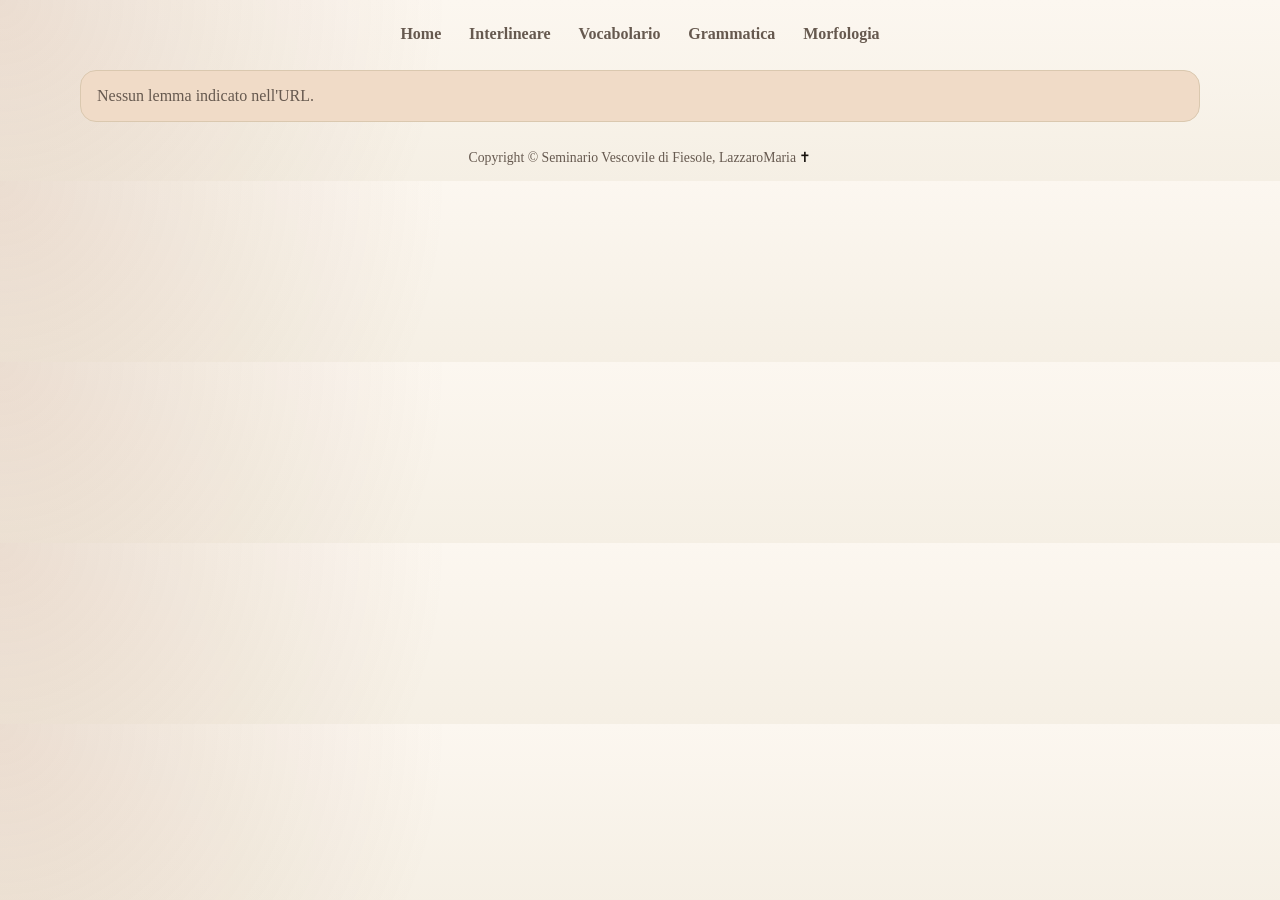
<file: word.html>
<!doctype html>
<html lang="it">
  <head>
    <!--
      Pagina dedicata alla singola parola.
      Questa pagina non usa le viste interne di index.html:
      carica direttamente word-page.js e costruisce una scheda autonoma.
    -->
    <meta charset="utf-8">
    <meta name="viewport" content="width=device-width, initial-scale=1">
    <title>Analisi Parola | Didaskalos</title>
    <meta
      name="description"
      content="Scheda completa di una parola del greco koine: pronuncia, significato, morfologia e occorrenze."
    >
    <link id="app-styles" rel="stylesheet" href="assets/css/styles.css">
  </head>
  <body>
    <!-- Navigazione coerente con il resto del progetto -->
    <header class="site-header">
      <nav class="main-nav">
        <a href="index.html#home">Home</a>
        <a href="index.html#interlinear">Interlineare</a>
        <a href="index.html#vocabulary">Vocabolario</a>
        <a href="index.html#grammar">Grammatica</a>
        <a href="index.html#morphology">Morfologia</a>
      </nav>
    </header>

    <!-- Punto di montaggio della scheda parola -->
    <main>
      <section id="word-page-result"></section>
    </main>

    <!-- Footer condiviso -->
    <footer class="site-footer">
      <p>Copyright &copy; Seminario Vescovile di Fiesole, LazzaroMaria <span class="copyright-cross">&#10013;&#65038;</span></p>
    </footer>

    <!--
      Stesso meccanismo di versioning usato in index.html:
      serve a evitare che Safari o altri browser restino bloccati
      su CSS/JS vecchi dopo un aggiornamento del sito.
    -->
    <script type="module">
      let appVersion = "dev";
      try {
        const response = await fetch("assets/data/version.json", { cache: "no-store" });
        if (response.ok) {
          const payload = await response.json();
          appVersion = payload.version || appVersion;
        }
      } catch {
        // Se il file versione non e disponibile, il sito continua a funzionare.
      }

      window.__APP_VERSION__ = appVersion;
      document.querySelector("#app-styles").href = `assets/css/styles.css?v=${encodeURIComponent(appVersion)}`;
      await import(`./assets/js/word-page.js?v=${encodeURIComponent(appVersion)}`);
    </script>
  </body>
</html>
</file>
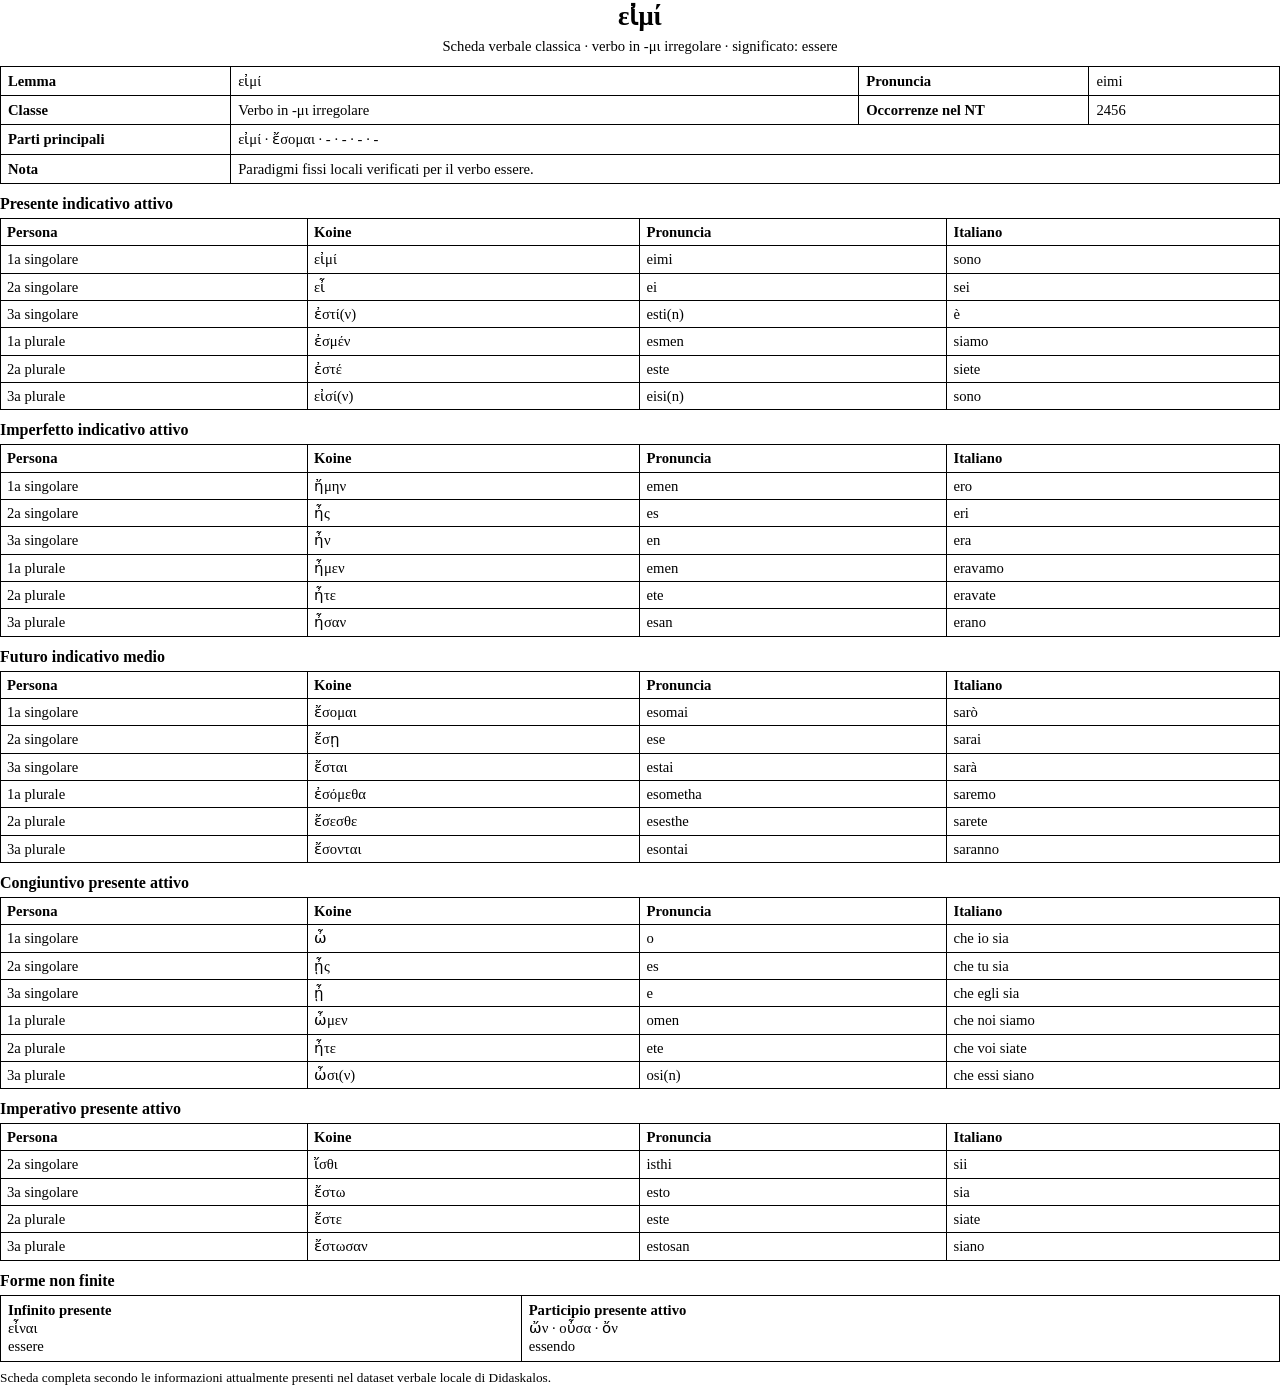
<file: assets/exports/eimi-sheet-classic.html>
<!doctype html>
<html lang="it">
  <head>
    <meta charset="utf-8">
    <meta name="viewport" content="width=device-width, initial-scale=1">
    <title>Scheda classica - εἰμί</title>
    <style>
      @page {
        size: A4;
        margin: 12mm;
      }

      body {
        margin: 0;
        font-family: "Times New Roman", Times, serif;
        font-size: 11pt;
        line-height: 1.25;
        color: #000;
        background: #fff;
      }

      .sheet {
        width: 100%;
      }

      h1 {
        margin: 0 0 4px;
        font-size: 20pt;
        text-align: center;
      }

      .subtitle {
        margin: 0 0 10px;
        text-align: center;
        font-size: 11pt;
      }

      .meta {
        width: 100%;
        border-collapse: collapse;
        margin-bottom: 8px;
      }

      .meta td {
        border: 1px solid #000;
        padding: 5px 7px;
        vertical-align: top;
      }

      .label {
        font-weight: bold;
        width: 18%;
      }

      .section-title {
        margin: 10px 0 4px;
        font-weight: bold;
        font-size: 12pt;
        text-align: left;
      }

      table.paradigm {
        width: 100%;
        border-collapse: collapse;
        margin-bottom: 6px;
      }

      table.paradigm th,
      table.paradigm td {
        border: 1px solid #000;
        padding: 4px 6px;
        vertical-align: top;
        text-align: left;
      }

      table.paradigm th {
        font-weight: bold;
      }

      .col-persona {
        width: 24%;
      }

      .col-greek {
        width: 26%;
      }

      .col-pron {
        width: 24%;
      }

      .col-it {
        width: 26%;
      }

      .non-finite {
        width: 100%;
        border-collapse: collapse;
        margin-top: 4px;
      }

      .non-finite td {
        border: 1px solid #000;
        padding: 5px 7px;
        vertical-align: top;
      }

      .footnote {
        margin-top: 8px;
        font-size: 10pt;
      }
    </style>
  </head>
  <body>
    <main class="sheet">
      <h1>εἰμί</h1>
      <p class="subtitle">Scheda verbale classica · verbo in -μι irregolare · significato: essere</p>

      <table class="meta">
        <tr>
          <td class="label">Lemma</td>
          <td>εἰμί</td>
          <td class="label">Pronuncia</td>
          <td>eimi</td>
        </tr>
        <tr>
          <td class="label">Classe</td>
          <td>Verbo in -μι irregolare</td>
          <td class="label">Occorrenze nel NT</td>
          <td>2456</td>
        </tr>
        <tr>
          <td class="label">Parti principali</td>
          <td colspan="3">εἰμί · ἔσομαι · - · - · - · -</td>
        </tr>
        <tr>
          <td class="label">Nota</td>
          <td colspan="3">Paradigmi fissi locali verificati per il verbo essere.</td>
        </tr>
      </table>

      <div class="section-title">Presente indicativo attivo</div>
      <table class="paradigm">
        <tr>
          <th class="col-persona">Persona</th>
          <th class="col-greek">Koine</th>
          <th class="col-pron">Pronuncia</th>
          <th class="col-it">Italiano</th>
        </tr>
        <tr><td>1a singolare</td><td>εἰμί</td><td>eimi</td><td>sono</td></tr>
        <tr><td>2a singolare</td><td>εἶ</td><td>ei</td><td>sei</td></tr>
        <tr><td>3a singolare</td><td>ἐστί(ν)</td><td>esti(n)</td><td>è</td></tr>
        <tr><td>1a plurale</td><td>ἐσμέν</td><td>esmen</td><td>siamo</td></tr>
        <tr><td>2a plurale</td><td>ἐστέ</td><td>este</td><td>siete</td></tr>
        <tr><td>3a plurale</td><td>εἰσί(ν)</td><td>eisi(n)</td><td>sono</td></tr>
      </table>

      <div class="section-title">Imperfetto indicativo attivo</div>
      <table class="paradigm">
        <tr>
          <th class="col-persona">Persona</th>
          <th class="col-greek">Koine</th>
          <th class="col-pron">Pronuncia</th>
          <th class="col-it">Italiano</th>
        </tr>
        <tr><td>1a singolare</td><td>ἤμην</td><td>emen</td><td>ero</td></tr>
        <tr><td>2a singolare</td><td>ἦς</td><td>es</td><td>eri</td></tr>
        <tr><td>3a singolare</td><td>ἦν</td><td>en</td><td>era</td></tr>
        <tr><td>1a plurale</td><td>ἦμεν</td><td>emen</td><td>eravamo</td></tr>
        <tr><td>2a plurale</td><td>ἦτε</td><td>ete</td><td>eravate</td></tr>
        <tr><td>3a plurale</td><td>ἦσαν</td><td>esan</td><td>erano</td></tr>
      </table>

      <div class="section-title">Futuro indicativo medio</div>
      <table class="paradigm">
        <tr>
          <th class="col-persona">Persona</th>
          <th class="col-greek">Koine</th>
          <th class="col-pron">Pronuncia</th>
          <th class="col-it">Italiano</th>
        </tr>
        <tr><td>1a singolare</td><td>ἔσομαι</td><td>esomai</td><td>sarò</td></tr>
        <tr><td>2a singolare</td><td>ἔσῃ</td><td>ese</td><td>sarai</td></tr>
        <tr><td>3a singolare</td><td>ἔσται</td><td>estai</td><td>sarà</td></tr>
        <tr><td>1a plurale</td><td>ἐσόμεθα</td><td>esometha</td><td>saremo</td></tr>
        <tr><td>2a plurale</td><td>ἔσεσθε</td><td>esesthe</td><td>sarete</td></tr>
        <tr><td>3a plurale</td><td>ἔσονται</td><td>esontai</td><td>saranno</td></tr>
      </table>

      <div class="section-title">Congiuntivo presente attivo</div>
      <table class="paradigm">
        <tr>
          <th class="col-persona">Persona</th>
          <th class="col-greek">Koine</th>
          <th class="col-pron">Pronuncia</th>
          <th class="col-it">Italiano</th>
        </tr>
        <tr><td>1a singolare</td><td>ὦ</td><td>o</td><td>che io sia</td></tr>
        <tr><td>2a singolare</td><td>ᾖς</td><td>es</td><td>che tu sia</td></tr>
        <tr><td>3a singolare</td><td>ᾖ</td><td>e</td><td>che egli sia</td></tr>
        <tr><td>1a plurale</td><td>ὦμεν</td><td>omen</td><td>che noi siamo</td></tr>
        <tr><td>2a plurale</td><td>ἦτε</td><td>ete</td><td>che voi siate</td></tr>
        <tr><td>3a plurale</td><td>ὦσι(ν)</td><td>osi(n)</td><td>che essi siano</td></tr>
      </table>

      <div class="section-title">Imperativo presente attivo</div>
      <table class="paradigm">
        <tr>
          <th class="col-persona">Persona</th>
          <th class="col-greek">Koine</th>
          <th class="col-pron">Pronuncia</th>
          <th class="col-it">Italiano</th>
        </tr>
        <tr><td>2a singolare</td><td>ἴσθι</td><td>isthi</td><td>sii</td></tr>
        <tr><td>3a singolare</td><td>ἔστω</td><td>esto</td><td>sia</td></tr>
        <tr><td>2a plurale</td><td>ἔστε</td><td>este</td><td>siate</td></tr>
        <tr><td>3a plurale</td><td>ἔστωσαν</td><td>estosan</td><td>siano</td></tr>
      </table>

      <div class="section-title">Forme non finite</div>
      <table class="non-finite">
        <tr>
          <td><strong>Infinito presente</strong><br>εἶναι<br>essere</td>
          <td><strong>Participio presente attivo</strong><br>ὤν · οὖσα · ὄν<br>essendo</td>
        </tr>
      </table>

      <p class="footnote">
        Scheda completa secondo le informazioni attualmente presenti nel dataset verbale locale di Didaskalos.
      </p>
    </main>
  </body>
</html>
</file>
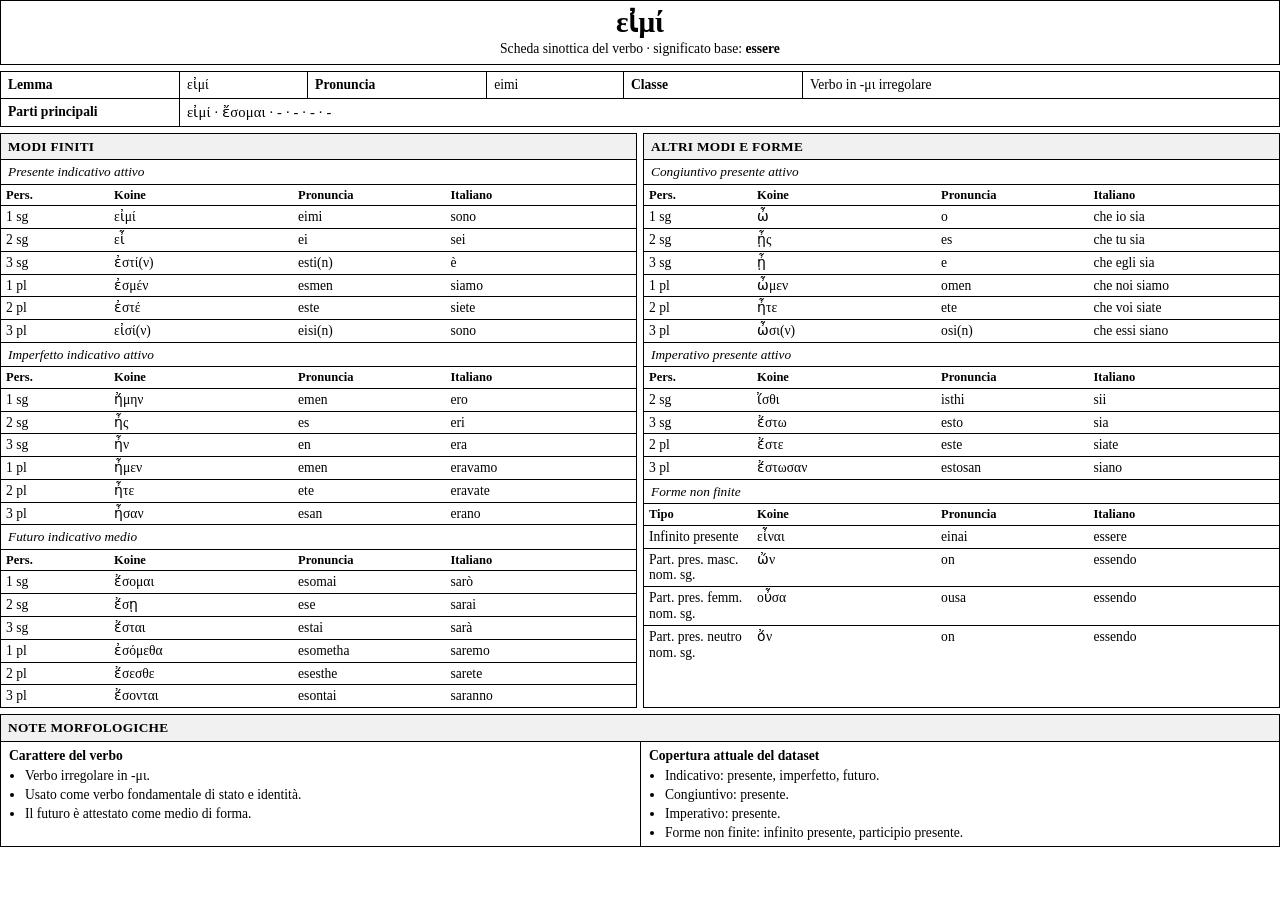
<file: assets/exports/eimi-sheet-synoptic.html>
<!doctype html>
<html lang="it">
  <head>
    <meta charset="utf-8">
    <meta name="viewport" content="width=device-width, initial-scale=1">
    <title>Scheda sinottica - εἰμί</title>
    <style>
      @page {
        size: A4;
        margin: 10mm;
      }

      :root {
        --ink: #000;
        --line: #000;
        --soft: #f1f1f1;
      }

      * {
        box-sizing: border-box;
      }

      body {
        margin: 0;
        font-family: "Times New Roman", Times, serif;
        font-size: 10.2pt;
        line-height: 1.16;
        color: var(--ink);
        background: #fff;
      }

      .sheet {
        width: 100%;
      }

      .topbar {
        border: 1px solid var(--line);
        padding: 7px 10px;
        margin-bottom: 6px;
      }

      .topbar h1 {
        margin: 0;
        font-size: 22pt;
        line-height: 1;
        text-align: center;
      }

      .topbar .subline {
        margin-top: 4px;
        text-align: center;
        font-size: 10.2pt;
      }

      .meta-table,
      .mini-table {
        width: 100%;
        border-collapse: collapse;
      }

      .meta-table {
        margin-bottom: 6px;
      }

      .meta-table td {
        border: 1px solid var(--line);
        padding: 5px 7px;
        vertical-align: top;
      }

      .meta-label {
        width: 14%;
        font-weight: bold;
      }

      .parts {
        font-size: 11pt;
        letter-spacing: 0.01em;
      }

      .grid {
        display: grid;
        grid-template-columns: 1fr 1fr;
        gap: 6px;
      }

      .block {
        border: 1px solid var(--line);
      }

      .block-title {
        padding: 5px 7px;
        border-bottom: 1px solid var(--line);
        background: var(--soft);
        font-weight: bold;
        text-transform: uppercase;
        font-size: 10pt;
        letter-spacing: 0.02em;
      }

      .subblock + .subblock {
        border-top: 1px solid var(--line);
      }

      .subblock-title {
        padding: 4px 7px;
        font-style: italic;
        font-size: 10pt;
      }

      .mini-table th,
      .mini-table td {
        border-top: 1px solid var(--line);
        padding: 3px 5px;
        text-align: left;
        vertical-align: top;
      }

      .mini-table tr:first-child th,
      .mini-table tr:first-child td {
        border-top: 1px solid var(--line);
      }

      .mini-table th {
        font-size: 9.4pt;
      }

      .col-person {
        width: 17%;
      }

      .col-greek {
        width: 29%;
      }

      .col-pron {
        width: 24%;
      }

      .col-it {
        width: 30%;
      }

      .notes {
        margin-top: 6px;
        border: 1px solid var(--line);
      }

      .notes .block-title {
        border-bottom: 1px solid var(--line);
      }

      .notes-grid {
        display: grid;
        grid-template-columns: 1fr 1fr;
      }

      .notes-grid > div {
        padding: 6px 8px;
      }

      .notes-grid > div + div {
        border-left: 1px solid var(--line);
      }

      ul {
        margin: 5px 0 0 16px;
        padding: 0;
      }

      li + li {
        margin-top: 3px;
      }
    </style>
  </head>
  <body>
    <main class="sheet">
      <section class="topbar">
        <h1>εἰμί</h1>
        <div class="subline">Scheda sinottica del verbo · significato base: <strong>essere</strong></div>
      </section>

      <table class="meta-table">
        <tr>
          <td class="meta-label">Lemma</td>
          <td>εἰμί</td>
          <td class="meta-label">Pronuncia</td>
          <td>eimi</td>
          <td class="meta-label">Classe</td>
          <td>Verbo in -μι irregolare</td>
        </tr>
        <tr>
          <td class="meta-label">Parti principali</td>
          <td colspan="5" class="parts">εἰμί · ἔσομαι · - · - · - · -</td>
        </tr>
      </table>

      <section class="grid">
        <article class="block">
          <div class="block-title">Modi finiti</div>

          <section class="subblock">
            <div class="subblock-title">Presente indicativo attivo</div>
            <table class="mini-table">
              <tr><th class="col-person">Pers.</th><th class="col-greek">Koine</th><th class="col-pron">Pronuncia</th><th class="col-it">Italiano</th></tr>
              <tr><td>1 sg</td><td>εἰμί</td><td>eimi</td><td>sono</td></tr>
              <tr><td>2 sg</td><td>εἶ</td><td>ei</td><td>sei</td></tr>
              <tr><td>3 sg</td><td>ἐστί(ν)</td><td>esti(n)</td><td>è</td></tr>
              <tr><td>1 pl</td><td>ἐσμέν</td><td>esmen</td><td>siamo</td></tr>
              <tr><td>2 pl</td><td>ἐστέ</td><td>este</td><td>siete</td></tr>
              <tr><td>3 pl</td><td>εἰσί(ν)</td><td>eisi(n)</td><td>sono</td></tr>
            </table>
          </section>

          <section class="subblock">
            <div class="subblock-title">Imperfetto indicativo attivo</div>
            <table class="mini-table">
              <tr><th class="col-person">Pers.</th><th class="col-greek">Koine</th><th class="col-pron">Pronuncia</th><th class="col-it">Italiano</th></tr>
              <tr><td>1 sg</td><td>ἤμην</td><td>emen</td><td>ero</td></tr>
              <tr><td>2 sg</td><td>ἦς</td><td>es</td><td>eri</td></tr>
              <tr><td>3 sg</td><td>ἦν</td><td>en</td><td>era</td></tr>
              <tr><td>1 pl</td><td>ἦμεν</td><td>emen</td><td>eravamo</td></tr>
              <tr><td>2 pl</td><td>ἦτε</td><td>ete</td><td>eravate</td></tr>
              <tr><td>3 pl</td><td>ἦσαν</td><td>esan</td><td>erano</td></tr>
            </table>
          </section>

          <section class="subblock">
            <div class="subblock-title">Futuro indicativo medio</div>
            <table class="mini-table">
              <tr><th class="col-person">Pers.</th><th class="col-greek">Koine</th><th class="col-pron">Pronuncia</th><th class="col-it">Italiano</th></tr>
              <tr><td>1 sg</td><td>ἔσομαι</td><td>esomai</td><td>sarò</td></tr>
              <tr><td>2 sg</td><td>ἔσῃ</td><td>ese</td><td>sarai</td></tr>
              <tr><td>3 sg</td><td>ἔσται</td><td>estai</td><td>sarà</td></tr>
              <tr><td>1 pl</td><td>ἐσόμεθα</td><td>esometha</td><td>saremo</td></tr>
              <tr><td>2 pl</td><td>ἔσεσθε</td><td>esesthe</td><td>sarete</td></tr>
              <tr><td>3 pl</td><td>ἔσονται</td><td>esontai</td><td>saranno</td></tr>
            </table>
          </section>
        </article>

        <article class="block">
          <div class="block-title">Altri modi e forme</div>

          <section class="subblock">
            <div class="subblock-title">Congiuntivo presente attivo</div>
            <table class="mini-table">
              <tr><th class="col-person">Pers.</th><th class="col-greek">Koine</th><th class="col-pron">Pronuncia</th><th class="col-it">Italiano</th></tr>
              <tr><td>1 sg</td><td>ὦ</td><td>o</td><td>che io sia</td></tr>
              <tr><td>2 sg</td><td>ᾖς</td><td>es</td><td>che tu sia</td></tr>
              <tr><td>3 sg</td><td>ᾖ</td><td>e</td><td>che egli sia</td></tr>
              <tr><td>1 pl</td><td>ὦμεν</td><td>omen</td><td>che noi siamo</td></tr>
              <tr><td>2 pl</td><td>ἦτε</td><td>ete</td><td>che voi siate</td></tr>
              <tr><td>3 pl</td><td>ὦσι(ν)</td><td>osi(n)</td><td>che essi siano</td></tr>
            </table>
          </section>

          <section class="subblock">
            <div class="subblock-title">Imperativo presente attivo</div>
            <table class="mini-table">
              <tr><th class="col-person">Pers.</th><th class="col-greek">Koine</th><th class="col-pron">Pronuncia</th><th class="col-it">Italiano</th></tr>
              <tr><td>2 sg</td><td>ἴσθι</td><td>isthi</td><td>sii</td></tr>
              <tr><td>3 sg</td><td>ἔστω</td><td>esto</td><td>sia</td></tr>
              <tr><td>2 pl</td><td>ἔστε</td><td>este</td><td>siate</td></tr>
              <tr><td>3 pl</td><td>ἔστωσαν</td><td>estosan</td><td>siano</td></tr>
            </table>
          </section>

          <section class="subblock">
            <div class="subblock-title">Forme non finite</div>
            <table class="mini-table">
              <tr><th class="col-person">Tipo</th><th class="col-greek">Koine</th><th class="col-pron">Pronuncia</th><th class="col-it">Italiano</th></tr>
              <tr><td>Infinito presente</td><td>εἶναι</td><td>einai</td><td>essere</td></tr>
              <tr><td>Part. pres. masc. nom. sg.</td><td>ὤν</td><td>on</td><td>essendo</td></tr>
              <tr><td>Part. pres. femm. nom. sg.</td><td>οὖσα</td><td>ousa</td><td>essendo</td></tr>
              <tr><td>Part. pres. neutro nom. sg.</td><td>ὄν</td><td>on</td><td>essendo</td></tr>
            </table>
          </section>
        </article>
      </section>

      <section class="notes">
        <div class="block-title">Note morfologiche</div>
        <div class="notes-grid">
          <div>
            <strong>Carattere del verbo</strong>
            <ul>
              <li>Verbo irregolare in -μι.</li>
              <li>Usato come verbo fondamentale di stato e identità.</li>
              <li>Il futuro è attestato come medio di forma.</li>
            </ul>
          </div>
          <div>
            <strong>Copertura attuale del dataset</strong>
            <ul>
              <li>Indicativo: presente, imperfetto, futuro.</li>
              <li>Congiuntivo: presente.</li>
              <li>Imperativo: presente.</li>
              <li>Forme non finite: infinito presente, participio presente.</li>
            </ul>
          </div>
        </div>
      </section>
    </main>
  </body>
</html>
</file>
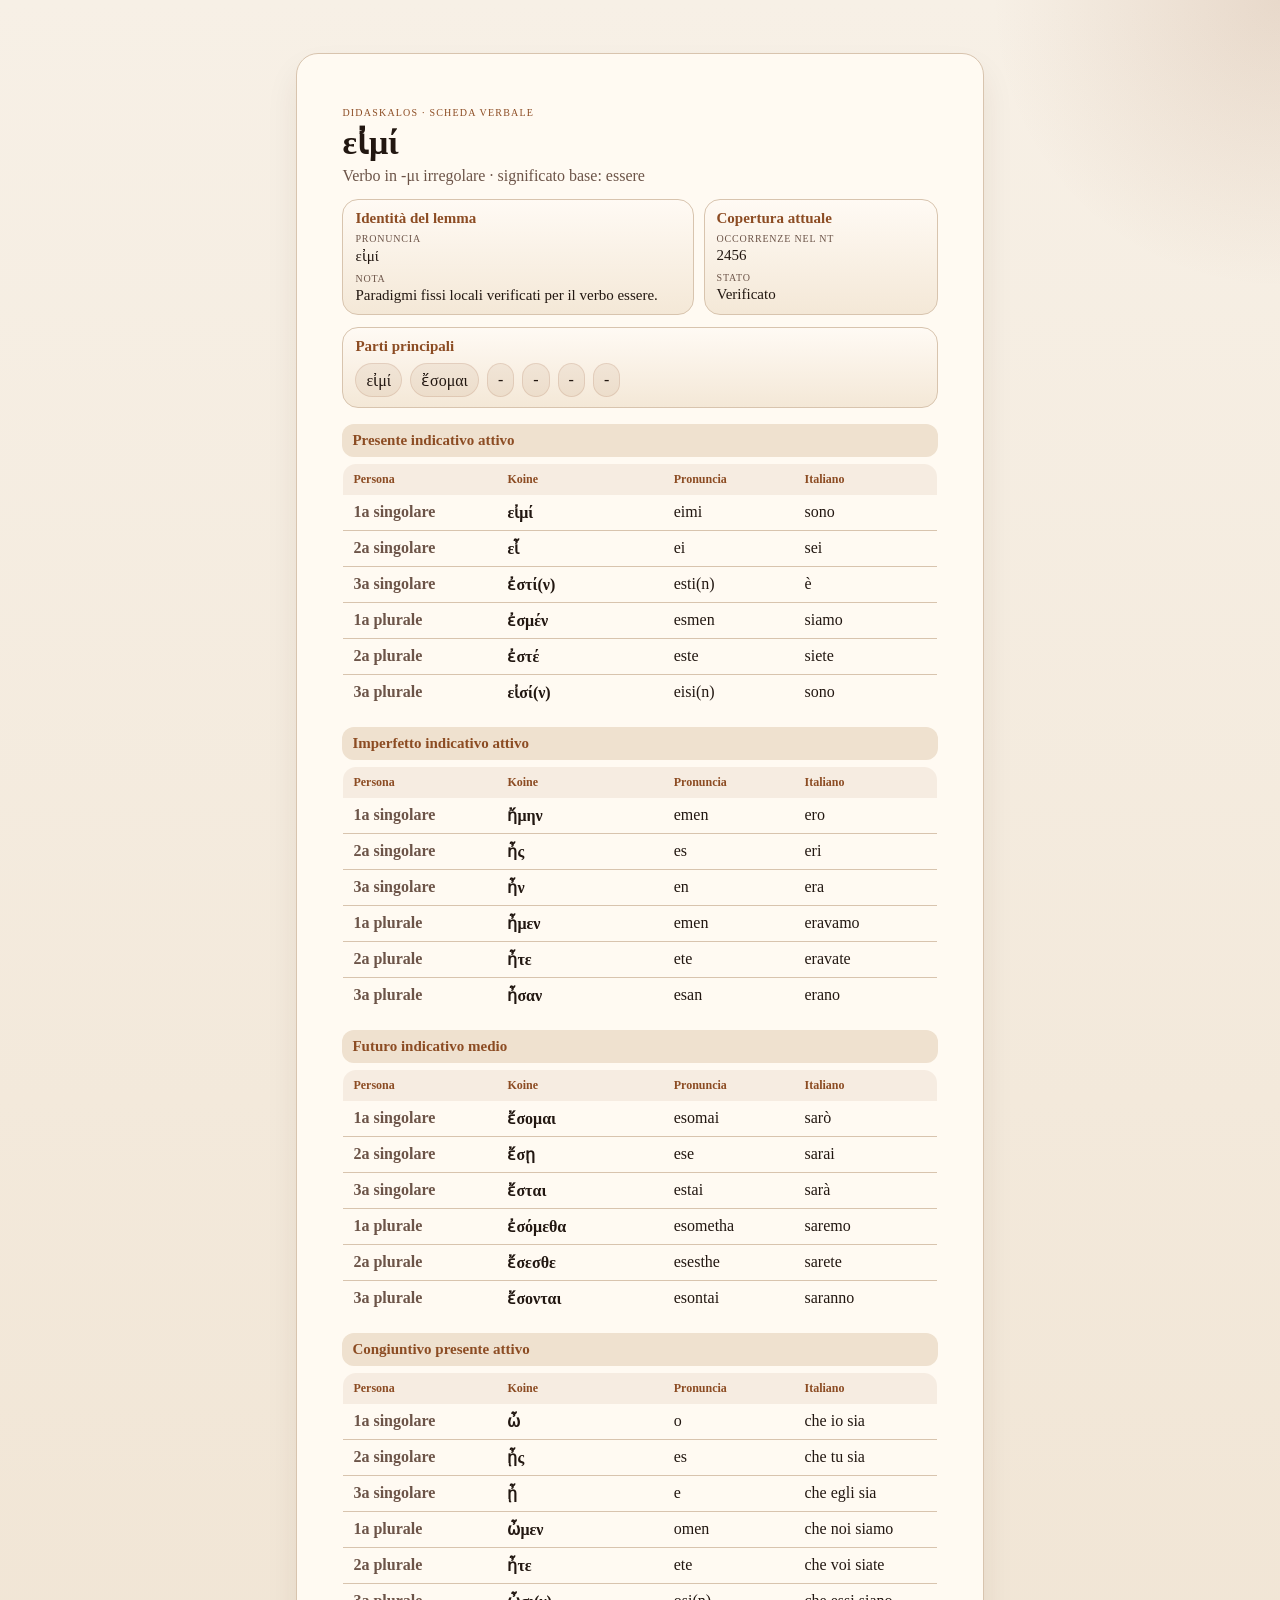
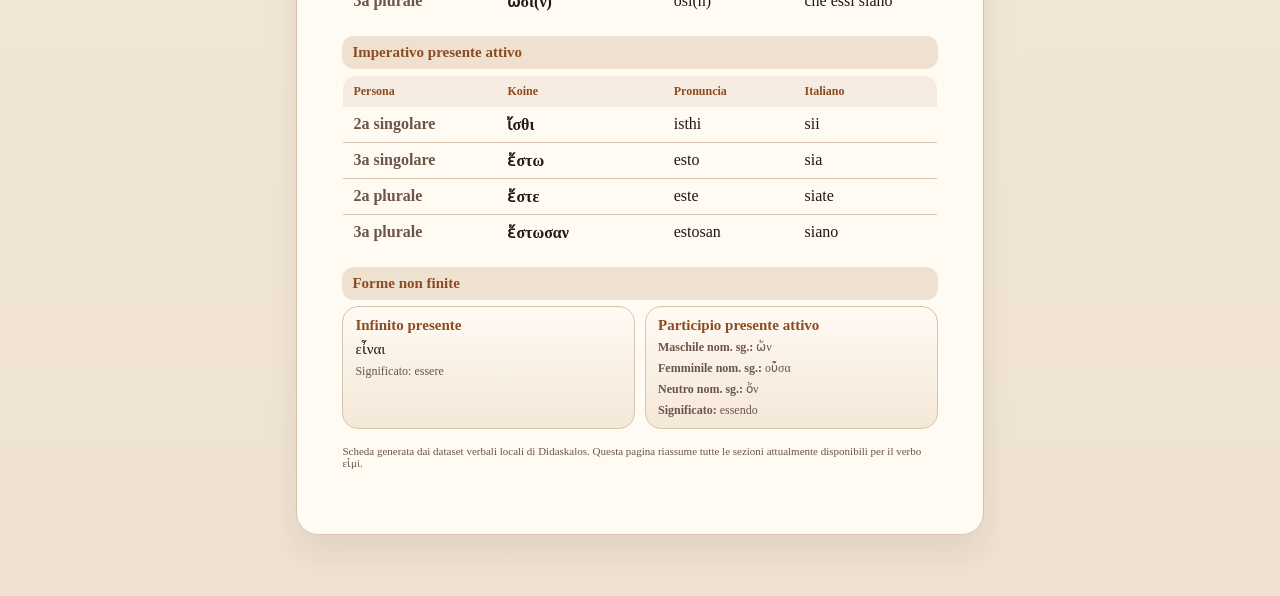
<file: assets/exports/eimi-sheet.html>
<!doctype html>
<html lang="it">
  <head>
    <meta charset="utf-8">
    <meta name="viewport" content="width=device-width, initial-scale=1">
    <title>Scheda Verbale - εἰμί</title>
    <style>
      :root {
        --bg: #f6efe3;
        --paper: #fffaf2;
        --ink: #221711;
        --muted: #6c5448;
        --accent: #8c4c23;
        --line: #d8c4ae;
        --soft: #efe1cf;
      }

      * {
        box-sizing: border-box;
      }

      body {
        margin: 0;
        font-family: "Georgia", "Times New Roman", serif;
        background:
          radial-gradient(circle at top right, rgba(140, 76, 35, 0.14), transparent 18rem),
          linear-gradient(180deg, #f7f0e6, #efe2d0);
        color: var(--ink);
      }

      .page {
        width: 210mm;
        min-height: 297mm;
        margin: 0 auto;
        padding: 14mm 14mm 16mm;
      }

      .sheet {
        background: var(--paper);
        border: 1px solid var(--line);
        border-radius: 22px;
        padding: 14mm 12mm;
        box-shadow: 0 18px 32px rgba(62, 37, 21, 0.08);
      }

      .eyebrow {
        margin: 0 0 6px;
        text-transform: uppercase;
        letter-spacing: 0.12em;
        font-size: 10px;
        color: var(--accent);
      }

      h1 {
        margin: 0;
        font-size: 34px;
        line-height: 1.1;
        color: var(--ink);
      }

      .subhead {
        margin: 6px 0 0;
        font-size: 16px;
        color: var(--muted);
      }

      .hero-grid,
      .info-grid,
      .stats-grid {
        display: grid;
        gap: 10px;
      }

      .hero-grid {
        grid-template-columns: 1.2fr 0.8fr;
        margin-top: 14px;
      }

      .info-grid {
        grid-template-columns: repeat(3, minmax(0, 1fr));
        margin-top: 12px;
      }

      .stats-grid {
        grid-template-columns: repeat(4, minmax(0, 1fr));
        margin-top: 14px;
      }

      .card {
        background: linear-gradient(180deg, #fffaf4, #f4e8d7);
        border: 1px solid var(--line);
        border-radius: 16px;
        padding: 10px 12px;
      }

      .card h2,
      .section h2 {
        margin: 0 0 6px;
        font-size: 15px;
        color: var(--accent);
      }

      .meta-label {
        display: block;
        font-size: 10px;
        text-transform: uppercase;
        letter-spacing: 0.08em;
        color: var(--muted);
      }

      .meta-value {
        display: block;
        margin-top: 3px;
        font-size: 15px;
        color: var(--ink);
      }

      .principal-parts {
        display: flex;
        flex-wrap: wrap;
        gap: 8px;
        margin-top: 8px;
      }

      .principal-parts span {
        display: inline-flex;
        align-items: center;
        min-height: 34px;
        padding: 6px 10px;
        border-radius: 999px;
        background: rgba(140, 76, 35, 0.08);
        border: 1px solid rgba(140, 76, 35, 0.14);
      }

      .section {
        margin-top: 16px;
      }

      .section-title {
        margin: 0 0 8px;
        padding: 8px 10px;
        border-radius: 12px;
        background: var(--soft);
        color: var(--ink);
        font-size: 15px;
        font-weight: 700;
      }

      .paradigm {
        width: 100%;
        border-collapse: collapse;
        overflow: hidden;
        border: 1px solid var(--line);
        border-radius: 14px;
      }

      .paradigm th,
      .paradigm td {
        padding: 8px 10px;
        border-bottom: 1px solid var(--line);
        vertical-align: top;
        text-align: left;
      }

      .paradigm tr:last-child td,
      .paradigm tr:last-child th {
        border-bottom: 0;
      }

      .paradigm thead th {
        background: rgba(140, 76, 35, 0.08);
        color: var(--accent);
        font-size: 12px;
      }

      .label-col {
        width: 26%;
        color: var(--muted);
      }

      .greek-col {
        width: 28%;
        font-weight: 700;
      }

      .italian-col {
        width: 24%;
      }

      .small-note {
        margin: 6px 0 0;
        font-size: 12px;
        color: var(--muted);
      }

      .non-finite-grid {
        display: grid;
        grid-template-columns: repeat(2, minmax(0, 1fr));
        gap: 10px;
      }

      .footer-note {
        margin-top: 16px;
        font-size: 11px;
        color: var(--muted);
      }
    </style>
  </head>
  <body>
    <main class="page">
      <article class="sheet">
        <p class="eyebrow">Didaskalos · Scheda verbale</p>
        <h1>εἰμί</h1>
        <p class="subhead">Verbo in -μι irregolare · significato base: essere</p>

        <section class="hero-grid">
          <div class="card">
            <h2>Identità del lemma</h2>
            <span class="meta-label">Pronuncia</span>
            <span class="meta-value">εἰμί</span>
            <span class="meta-label" style="margin-top:8px;">Nota</span>
            <span class="meta-value">Paradigmi fissi locali verificati per il verbo essere.</span>
          </div>
          <div class="card">
            <h2>Copertura attuale</h2>
            <span class="meta-label">Occorrenze nel NT</span>
            <span class="meta-value">2456</span>
            <span class="meta-label" style="margin-top:8px;">Stato</span>
            <span class="meta-value">Verificato</span>
          </div>
        </section>

        <section class="card" style="margin-top:12px;">
          <h2>Parti principali</h2>
          <div class="principal-parts">
            <span>εἰμί</span>
            <span>ἔσομαι</span>
            <span>-</span>
            <span>-</span>
            <span>-</span>
            <span>-</span>
          </div>
        </section>

        <section class="section">
          <h2 class="section-title">Presente indicativo attivo</h2>
          <table class="paradigm">
            <thead>
              <tr>
                <th class="label-col">Persona</th>
                <th class="greek-col">Koine</th>
                <th>Pronuncia</th>
                <th class="italian-col">Italiano</th>
              </tr>
            </thead>
            <tbody>
              <tr><th class="label-col">1a singolare</th><td class="greek-col">εἰμί</td><td>eimi</td><td class="italian-col">sono</td></tr>
              <tr><th class="label-col">2a singolare</th><td class="greek-col">εἶ</td><td>ei</td><td class="italian-col">sei</td></tr>
              <tr><th class="label-col">3a singolare</th><td class="greek-col">ἐστί(ν)</td><td>esti(n)</td><td class="italian-col">è</td></tr>
              <tr><th class="label-col">1a plurale</th><td class="greek-col">ἐσμέν</td><td>esmen</td><td class="italian-col">siamo</td></tr>
              <tr><th class="label-col">2a plurale</th><td class="greek-col">ἐστέ</td><td>este</td><td class="italian-col">siete</td></tr>
              <tr><th class="label-col">3a plurale</th><td class="greek-col">εἰσί(ν)</td><td>eisi(n)</td><td class="italian-col">sono</td></tr>
            </tbody>
          </table>
        </section>

        <section class="section">
          <h2 class="section-title">Imperfetto indicativo attivo</h2>
          <table class="paradigm">
            <thead>
              <tr>
                <th class="label-col">Persona</th>
                <th class="greek-col">Koine</th>
                <th>Pronuncia</th>
                <th class="italian-col">Italiano</th>
              </tr>
            </thead>
            <tbody>
              <tr><th class="label-col">1a singolare</th><td class="greek-col">ἤμην</td><td>emen</td><td class="italian-col">ero</td></tr>
              <tr><th class="label-col">2a singolare</th><td class="greek-col">ἦς</td><td>es</td><td class="italian-col">eri</td></tr>
              <tr><th class="label-col">3a singolare</th><td class="greek-col">ἦν</td><td>en</td><td class="italian-col">era</td></tr>
              <tr><th class="label-col">1a plurale</th><td class="greek-col">ἦμεν</td><td>emen</td><td class="italian-col">eravamo</td></tr>
              <tr><th class="label-col">2a plurale</th><td class="greek-col">ἦτε</td><td>ete</td><td class="italian-col">eravate</td></tr>
              <tr><th class="label-col">3a plurale</th><td class="greek-col">ἦσαν</td><td>esan</td><td class="italian-col">erano</td></tr>
            </tbody>
          </table>
        </section>

        <section class="section">
          <h2 class="section-title">Futuro indicativo medio</h2>
          <table class="paradigm">
            <thead>
              <tr>
                <th class="label-col">Persona</th>
                <th class="greek-col">Koine</th>
                <th>Pronuncia</th>
                <th class="italian-col">Italiano</th>
              </tr>
            </thead>
            <tbody>
              <tr><th class="label-col">1a singolare</th><td class="greek-col">ἔσομαι</td><td>esomai</td><td class="italian-col">sarò</td></tr>
              <tr><th class="label-col">2a singolare</th><td class="greek-col">ἔσῃ</td><td>ese</td><td class="italian-col">sarai</td></tr>
              <tr><th class="label-col">3a singolare</th><td class="greek-col">ἔσται</td><td>estai</td><td class="italian-col">sarà</td></tr>
              <tr><th class="label-col">1a plurale</th><td class="greek-col">ἐσόμεθα</td><td>esometha</td><td class="italian-col">saremo</td></tr>
              <tr><th class="label-col">2a plurale</th><td class="greek-col">ἔσεσθε</td><td>esesthe</td><td class="italian-col">sarete</td></tr>
              <tr><th class="label-col">3a plurale</th><td class="greek-col">ἔσονται</td><td>esontai</td><td class="italian-col">saranno</td></tr>
            </tbody>
          </table>
        </section>

        <section class="section">
          <h2 class="section-title">Congiuntivo presente attivo</h2>
          <table class="paradigm">
            <thead>
              <tr>
                <th class="label-col">Persona</th>
                <th class="greek-col">Koine</th>
                <th>Pronuncia</th>
                <th class="italian-col">Italiano</th>
              </tr>
            </thead>
            <tbody>
              <tr><th class="label-col">1a singolare</th><td class="greek-col">ὦ</td><td>o</td><td class="italian-col">che io sia</td></tr>
              <tr><th class="label-col">2a singolare</th><td class="greek-col">ᾖς</td><td>es</td><td class="italian-col">che tu sia</td></tr>
              <tr><th class="label-col">3a singolare</th><td class="greek-col">ᾖ</td><td>e</td><td class="italian-col">che egli sia</td></tr>
              <tr><th class="label-col">1a plurale</th><td class="greek-col">ὦμεν</td><td>omen</td><td class="italian-col">che noi siamo</td></tr>
              <tr><th class="label-col">2a plurale</th><td class="greek-col">ἦτε</td><td>ete</td><td class="italian-col">che voi siate</td></tr>
              <tr><th class="label-col">3a plurale</th><td class="greek-col">ὦσι(ν)</td><td>osi(n)</td><td class="italian-col">che essi siano</td></tr>
            </tbody>
          </table>
        </section>

        <section class="section">
          <h2 class="section-title">Imperativo presente attivo</h2>
          <table class="paradigm">
            <thead>
              <tr>
                <th class="label-col">Persona</th>
                <th class="greek-col">Koine</th>
                <th>Pronuncia</th>
                <th class="italian-col">Italiano</th>
              </tr>
            </thead>
            <tbody>
              <tr><th class="label-col">2a singolare</th><td class="greek-col">ἴσθι</td><td>isthi</td><td class="italian-col">sii</td></tr>
              <tr><th class="label-col">3a singolare</th><td class="greek-col">ἔστω</td><td>esto</td><td class="italian-col">sia</td></tr>
              <tr><th class="label-col">2a plurale</th><td class="greek-col">ἔστε</td><td>este</td><td class="italian-col">siate</td></tr>
              <tr><th class="label-col">3a plurale</th><td class="greek-col">ἔστωσαν</td><td>estosan</td><td class="italian-col">siano</td></tr>
            </tbody>
          </table>
        </section>

        <section class="section">
          <h2 class="section-title">Forme non finite</h2>
          <div class="non-finite-grid">
            <div class="card">
              <h2>Infinito presente</h2>
              <span class="meta-value">εἶναι</span>
              <p class="small-note">Significato: essere</p>
            </div>
            <div class="card">
              <h2>Participio presente attivo</h2>
              <p class="small-note"><strong>Maschile nom. sg.:</strong> ὤν</p>
              <p class="small-note"><strong>Femminile nom. sg.:</strong> οὖσα</p>
              <p class="small-note"><strong>Neutro nom. sg.:</strong> ὄν</p>
              <p class="small-note"><strong>Significato:</strong> essendo</p>
            </div>
          </div>
        </section>

        <p class="footer-note">
          Scheda generata dai dataset verbali locali di Didaskalos. Questa pagina riassume tutte le sezioni attualmente disponibili per il verbo εἰμί.
        </p>
      </article>
    </main>
  </body>
</html>
</file>
<file: assets/css/styles.css>
/*
  Foglio di stile principale del progetto.
  Organizzazione:
  1. variabili globali del tema
  2. layout generale
  3. header / navigazione
  4. hero e home
  5. pannelli, toolbar e componenti riusabili
  6. interlineare, vocabolario, word page e morfologia
  7. adattamenti mobile
*/

:root {
  /* Tavolozza generale del progetto */
  --bg: #f5efe4;
  --paper: #fffaf3;
  --ink: #1f1a16;
  --muted: #66594f;
  --line: #dac8af;
  --accent: #8c4c23;
  --accent-soft: #f0dbc7;
  --shadow: 0 18px 54px rgba(77, 45, 21, 0.12);
}

* {
  box-sizing: border-box;
}

html {
  /* Permette scorrimento piu dolce quando si cambia hash */
  scroll-behavior: smooth;
}

body {
  /* Sfondo generale caldo, volutamente non piatto */
  margin: 0;
  color: var(--ink);
  font-family: Georgia, "Times New Roman", serif;
  background:
    radial-gradient(circle at top left, rgba(140, 76, 35, 0.15), transparent 28rem),
    linear-gradient(180deg, #fcf7f0 0%, var(--bg) 100%);
}

a {
  color: var(--accent);
  text-decoration: none;
}

.grammar-cross-reference {
  color: #1f5fbf;
  text-decoration: none;
  font: inherit;
}

.grammar-cross-reference:visited {
  color: #1f5fbf;
}

.grammar-cross-reference:focus-visible {
  outline: 1px solid currentColor;
  outline-offset: 2px;
}

button,
input,
select {
  /* Uniforma i controlli nativi al font del progetto */
  font: inherit;
}

.site-header,
main {
  /* Larghezza massima comune per tenere il sito leggibile su schermi grandi */
  width: min(1120px, calc(100% - 2rem));
  margin: 0 auto;
}

.site-header {
  /* Header leggero con una sola barra di navigazione */
  display: grid;
  gap: 1rem;
  padding: 1rem 0 0.8rem;
}

.main-nav {
  /* Barra desktop allineata al look leggero del mobile */
  display: flex;
  gap: 0.18rem;
  flex-wrap: nowrap;
  align-items: center;
  justify-content: center;
  padding: 0.05rem 0 0.16rem;
  background: transparent;
  border: 0;
  border-radius: 0;
  box-shadow: none;
  overflow-x: auto;
  overflow-y: hidden;
  scrollbar-width: none;
  -webkit-overflow-scrolling: touch;
}

.main-nav::-webkit-scrollbar {
  display: none;
}

.main-nav a {
  /* Link lineari come sul mobile */
  display: inline-flex;
  align-items: center;
  justify-content: center;
  text-align: center;
  min-height: 0;
  padding: 0.52rem 0.78rem 0.62rem;
  border-radius: 0;
  background: transparent;
  color: var(--muted);
  border: 0;
  border-bottom: 2px solid transparent;
  transition: color 140ms ease, border-color 140ms ease;
  line-height: 1.1;
  white-space: nowrap;
  font-weight: 600;
  flex: 0 0 auto;
}

.main-nav a:hover,
.main-nav a:focus-visible {
  transform: none;
  background: transparent;
  color: var(--accent);
  outline: none;
}

.main-nav a.active {
  font-weight: 700;
  background: transparent;
  color: var(--accent);
  border-color: var(--accent);
  box-shadow: none;
}

main {
  padding-bottom: 1.35rem;
}

.site-footer {
  /* Footer volutamente discreto */
  width: min(1120px, calc(100% - 2rem));
  margin: 0.35rem auto 0.9rem;
  padding-top: 0;
}

.site-footer p {
  margin: 0;
  color: var(--muted);
  font-size: 0.86rem;
  text-align: center;
}

.copyright-cross {
  color: #17120e;
  font-family: Georgia, "Times New Roman", serif;
  font-variant-emoji: text;
}

.view {
  /* La SPA mostra una sola vista alla volta */
  display: none;
}

.view.active {
  display: block;
  animation: rise 220ms ease;
}

.hero,
.page-head,
.toolbar,
.grid,
.stack {
  /* Respiro comune tra i blocchi */
  margin-top: 1.15rem;
}

.hero {
  /* Home: due colonne principali */
  display: grid;
  grid-template-columns: minmax(0, 1fr) minmax(0, 1fr);
  gap: 1.15rem;
  align-items: stretch;
}

.hero > div {
  display: grid;
  align-content: start;
  gap: 0.95rem;
  min-width: 0;
}

.hero-visual {
  /* Blocco visuale principale della home */
  position: relative;
  overflow: hidden;
  min-height: 18rem;
  padding: 1.15rem 1.2rem 1.05rem;
  border-radius: 28px;
  box-shadow: 0 16px 34px rgba(77, 45, 21, 0.12);
  background: url("../graphics/bible1.png");
  background-size: cover;
  background-position: center;
  background-repeat: no-repeat;
  isolation: isolate;
}

.hero-visual::before {
  /* Velatura per integrare la foto nel tema del sito */
  content: "";
  position: absolute;
  inset: 0;
  background:
    linear-gradient(180deg, rgba(245, 239, 228, 0.28), rgba(245, 239, 228, 0.4));
  z-index: 0;
  pointer-events: none;
}

.hero-visual > * {
  position: relative;
  z-index: 1;
}

.hero-copy {
  /* Box descrittivo sopra l'immagine hero */
  background: linear-gradient(180deg, rgba(255, 250, 243, 0.9), rgba(245, 235, 220, 0.82));
  border: 1px solid rgba(218, 200, 175, 0.92);
}

.eyebrow {
  display: inline-block;
  text-transform: uppercase;
  letter-spacing: 0.08em;
  font-size: 0.78rem;
  color: var(--accent);
}

.hero h1,
.page-head h1 {
  margin: 0.45rem 0 0.8rem;
  font-size: clamp(2rem, 5vw, 4rem);
  line-height: 1.02;
}

.hero h1.project-name {
  margin-top: 0;
  margin-bottom: 0;
  font-size: clamp(2.5rem, 6.2vw, 4.5rem);
  line-height: 0.95;
  color: #17120e;
  text-shadow: none;
}

.hero p,
.page-head p {
  color: var(--muted);
  font-size: 1.05rem;
  max-width: 45rem;
}

.page-head p {
  margin: 0;
  font-size: 1.14rem;
  line-height: 1.65;
  max-width: 52rem;
}

.hero .project-name + p {
  margin: 0;
  font-size: 1.12rem;
  max-width: 31rem;
  line-height: 1.45;
  color: #17120e;
  text-shadow: none;
}

.hero-actions {
  margin-top: 0.35rem;
}

.hero-card h2 {
  margin-bottom: 0.85rem;
}

.hero-card ul {
  margin: 0;
  padding-left: 1.15rem;
  display: grid;
  gap: 0.4rem;
  line-height: 1.35;
}

.panel {
  /* Card/pannello standard riusabile in tutto il progetto */
  background: var(--paper);
  border: 1px solid var(--line);
  border-radius: 22px;
  padding: 1rem 1.1rem;
  box-shadow: var(--shadow);
}

.hero-card {
  align-self: stretch;
  min-width: 0;
  display: grid;
  align-content: start;
  position: relative;
  overflow: hidden;
  isolation: isolate;
  background:
    url("../graphics/bible1.png");
  background-size: cover;
  background-position: center;
  background-repeat: no-repeat;
  border-color: rgba(218, 200, 175, 0.96);
}

.hero-card::before {
  content: "";
  position: absolute;
  inset: 0;
  background:
    linear-gradient(180deg, rgba(251, 246, 238, 0.68), rgba(242, 230, 210, 0.74));
  z-index: 0;
  pointer-events: none;
}

.hero-card > * {
  position: relative;
  z-index: 1;
}

.hero-card h2 {
  margin-bottom: 0.65rem;
  color: #20170f;
}

.hero-card li {
  color: #2f241a;
}

.summary-card {
  /* Card cliccabili della home */
  cursor: pointer;
  transition: transform 140ms ease, border-color 140ms ease, box-shadow 140ms ease;
  padding: 0.88rem 0.95rem;
}

.summary-card:hover,
.summary-card:focus-visible {
  transform: translateY(-3px);
  border-color: var(--accent);
  box-shadow: 0 20px 35px rgba(60, 44, 26, 0.12);
  outline: none;
}

.summary-stat {
  display: inline-block;
  margin-top: 0.5rem;
  color: var(--accent);
  font-size: 0.9rem;
  font-weight: 500;
}

.results-summary {
  display: flex;
  align-items: center;
  justify-content: flex-start;
  margin: 0.05rem 0 0.12rem;
}

.results-count {
  color: var(--muted);
  font-size: 0.9rem;
}

.pagination-bar {
  /* Navigazione paginata del vocabolario */
  display: flex;
  gap: 0.5rem;
  justify-content: center;
  align-items: center;
  flex-wrap: wrap;
  margin-top: 1.2rem;
}

#vocabulary-results .results-summary + .pagination-bar {
  margin-top: 0.12rem;
}

.pagination-page,
.pagination-arrow {
  min-width: 42px;
  min-height: 42px;
  padding: 0.65rem 0.85rem;
  border-radius: 999px;
  border: 1px solid var(--line);
  background: #fffdfa;
  color: var(--accent);
  box-shadow: none;
}

.pagination-page.is-active {
  background: var(--accent);
  color: #fff9f4;
  border-color: var(--accent);
}

.pagination-page:disabled,
.pagination-arrow:disabled {
  opacity: 0.4;
  cursor: default;
}

.hero-actions,
.toolbar {
  display: flex;
  gap: 0.8rem;
  flex-wrap: wrap;
  align-items: end;
}

.button,
button {
  appearance: none;
  border: 0;
  border-radius: 999px;
  background: var(--accent);
  color: #fff9f4;
  padding: 0.85rem 1.15rem;
  cursor: pointer;
}

.button-secondary {
  background: transparent;
  color: var(--accent);
  border: 1px solid var(--accent);
}

.secondary-button {
  background: transparent;
  color: var(--accent);
  border: 1px solid var(--accent);
}

.print-button {
  padding: 0.54rem 0.78rem;
  font-size: 0.88rem;
  line-height: 1;
  min-height: 0;
  display: inline-flex;
  align-items: center;
  gap: 0.38rem;
}

.print-icon {
  width: 1.22rem;
  height: 1.22rem;
  display: inline-block;
  flex: 0 0 1.22rem;
  background-repeat: no-repeat;
  background-position: center;
  background-size: contain;
  background-image: url("data:image/svg+xml,%3Csvg xmlns='http://www.w3.org/2000/svg' viewBox='0 0 24 24' fill='none' stroke='%2317120e' stroke-width='1.8' stroke-linecap='round' stroke-linejoin='round'%3E%3Cpath d='M7 8V3h10v5'/%3E%3Crect x='5' y='14' width='14' height='7'/%3E%3Cpath d='M5 10h14a2 2 0 0 1 2 2v4h-4'/%3E%3Cpath d='M7 17h10'/%3E%3Ccircle cx='17.5' cy='12.5' r='.8' fill='%2317120e' stroke='none'/%3E%3C/svg%3E");
}

.panel-actions {
  display: flex;
  justify-content: flex-end;
  margin: 0.6rem 0 0.2rem;
  gap: 0.45rem;
  flex-wrap: wrap;
}

.toolbar label {
  /* Ogni filtro/input della toolbar e autoetichettato */
  display: grid;
  gap: 0.35rem;
  color: var(--muted);
}

.toolbar .grow {
  flex: 1 1 18rem;
}

.panel-head {
  display: flex;
  justify-content: space-between;
  align-items: start;
  gap: 0.8rem;
}

.panel-head h3 {
  margin: 0;
}

.panel-head-copy {
  min-width: 0;
}

.panel-head-copy p {
  margin: 0.32rem 0 0;
}

input,
select {
  width: 100%;
  padding: 0.85rem 1rem;
  border: 1px solid var(--line);
  border-radius: 14px;
  background: #fffdf9;
}

.grid {
  /* Griglia riusabile per card o box paralleli */
  display: grid;
  gap: 1rem;
  grid-template-columns: repeat(auto-fit, minmax(220px, 1fr));
}

.stack {
  /* Colonna verticale semplice per blocchi in sequenza */
  display: grid;
  gap: 1rem;
}

.summary-grid .panel h3,
.panel h2,
.panel h3 {
  margin-top: 0;
}

.summary-grid .panel h3 {
  margin-bottom: 0.45rem;
}

.summary-grid .panel p {
  margin: 0;
  line-height: 1.42;
}

.greek-line {
  /* Riga principale del versetto greco nell'interlineare */
  font-size: 1.38rem;
  margin: 0.4rem 0 1rem;
}

.verse-italian {
  /* Riga del versetto italiano completo sotto il greco */
  margin: -0.25rem 0 1rem;
  color: var(--muted);
  line-height: 1.5;
}

.token-grid {
  /* Griglia dei quadrini parola per parola */
  display: grid;
  gap: 0.75rem;
  grid-template-columns: repeat(auto-fit, minmax(150px, 1fr));
}

.token-card,
.form-row,
.micro-panel {
  background: #fffdfa;
  border: 1px solid var(--line);
  border-radius: 16px;
  padding: 0.85rem;
}

.token-card {
  /* Quadrino di una singola parola nell'interlineare */
  color: var(--ink);
  cursor: pointer;
  transition: transform 140ms ease, border-color 140ms ease;
}

.token-card strong {
  display: block;
  color: var(--ink);
}

.token-card:hover {
  transform: translateY(-2px);
  border-color: var(--accent);
}

.token-card span,
.token-card small,
.form-row span,
.meta {
  display: block;
  color: var(--muted);
}

.token-card .pronunciation,
.word-pronunciation {
  color: var(--accent);
  font-style: italic;
}

.token-card .token-italian {
  color: var(--muted);
  margin-top: 0.2rem;
}

.lexicon-head {
  display: flex;
  justify-content: space-between;
  gap: 1rem;
  align-items: baseline;
}

.lexicon-card {
  display: grid;
  gap: 0.45rem;
  padding: 0.78rem 0.84rem;
}

.lexicon-meta-grid {
  display: grid;
  gap: 0.42rem;
  grid-template-columns: repeat(2, minmax(0, 1fr));
}

.lexicon-link-row {
  margin: 0;
}

.lexicon-meta-cell {
  padding: 0.46rem 0.52rem;
  border: 1px solid rgba(216, 196, 174, 0.92);
  border-radius: 12px;
  background: linear-gradient(180deg, rgba(255, 250, 243, 0.96), rgba(245, 235, 220, 0.8));
}

.lexicon-meta-cell-wide {
  grid-column: 1 / -1;
}

.lexicon-meta-grid strong {
  display: block;
  margin-bottom: 0.12rem;
  color: var(--accent);
  font-size: 0.82rem;
}

.lexicon-meta-grid span {
  display: block;
  color: var(--ink);
  line-height: 1.3;
}

.lexicon-link-row {
  padding-top: 0.02rem;
  font-size: 0.94rem;
}

.grammar-manual-intro h2,
.grammar-detail-hero h2 {
  margin: 0 0 0.65rem;
}

.grammar-manual-intro p,
.grammar-detail-hero p,
.grammar-section-card p {
  margin: 0;
}

.grammar-index,
.grammar-detail {
  gap: 1rem;
}

.grammar-overview h3 {
  margin: 0 0 0.85rem;
}

.grammar-overview-list {
  gap: 0.45rem;
}

.grammar-overview-card {
  display: flex;
  align-items: baseline;
  gap: 0.85rem;
  width: 100%;
  padding: 0.58rem 0;
  border: 0;
  border-bottom: 1px solid rgba(140, 76, 35, 0.14);
  border-radius: 0;
  background: transparent;
  color: var(--ink);
  text-align: left;
  cursor: pointer;
  transition: color 0.18s ease, border-color 0.18s ease;
}

.grammar-overview-card:hover,
.grammar-overview-card:focus-visible {
  border-color: rgba(140, 76, 35, 0.3);
  color: var(--accent);
}

.grammar-part[id] {
  scroll-margin-top: 5.5rem;
}

.grammar-part-head,
.grammar-detail-nav {
  display: flex;
  align-items: center;
  justify-content: space-between;
  gap: 0.75rem;
}

.grammar-breadcrumb {
  display: grid;
  grid-template-columns: minmax(0, 1fr) auto minmax(0, 1fr);
  align-items: center;
  gap: 0.75rem;
}

.grammar-breadcrumb > .text-link-button {
  justify-self: start;
}

.grammar-breadcrumb-nav {
  display: flex;
  align-items: center;
  justify-content: flex-end;
  gap: 0.9rem;
  flex-wrap: wrap;
  justify-self: end;
}

.grammar-breadcrumb-page {
  justify-self: center;
  min-width: 2ch;
  text-align: center;
  font-size: 1rem;
  font-weight: 700;
  color: var(--accent);
}

.grammar-breadcrumb-placeholder {
  display: inline-block;
  min-width: 1px;
}

.grammar-part-head h3,
.grammar-section-card h3 {
  margin: 0;
}

.grammar-part-title {
  gap: 0.25rem;
}

.grammar-part-title p {
  margin: 0;
  color: var(--muted);
}

.grammar-part-actions {
  display: flex;
  align-items: center;
  gap: 0.8rem;
}

.grammar-chapter-list {
  margin-top: 1rem;
}

.grammar-topic-list {
  margin-top: 0.85rem;
  gap: 0.5rem;
}

.grammar-topic-row {
  line-height: 1.4;
}

.grammar-item-list {
  gap: 0.75rem;
}

.grammar-index-card,
.grammar-item-card {
  border: 1px solid rgba(140, 76, 35, 0.18);
}

.grammar-item-card {
  padding: 0.85rem 1rem;
}

.grammar-item-card strong {
  font-size: 1rem;
  line-height: 1.4;
}

.grammar-group-list,
.grammar-greek-verses {
  gap: 2rem;
}

.grammar-group-card {
  display: grid;
  gap: 0.7rem;
}

.grammar-group-card-brace {
  grid-template-columns: max-content 0.95rem minmax(0, 1fr);
  gap: 0.75rem;
  align-items: stretch;
}

.grammar-group-brace-label {
  align-self: center;
  font-weight: 700;
  letter-spacing: 0.02em;
  color: var(--accent);
}

.grammar-group-brace {
  position: relative;
  min-height: 100%;
  border-left: 2px solid rgba(102, 89, 79, 0.5);
}

.grammar-group-brace::before,
.grammar-group-brace::after {
  content: "";
  position: absolute;
  left: -1px;
  width: 0.72rem;
  height: 2px;
  background: rgba(102, 89, 79, 0.5);
}

.grammar-group-brace::before {
  top: 0;
}

.grammar-group-brace::after {
  bottom: 0;
}

.grammar-group-brace-content {
  min-width: 0;
}

.grammar-group-card strong,
.grammar-subsection h4,
.grammar-greek-block h4 {
  color: var(--accent);
}

.grammar-table-wrap {
  overflow-x: auto;
  margin-top: 0.85rem;
  border: 1px solid rgba(140, 76, 35, 0.14);
  border-radius: 16px;
}

.grammar-table {
  width: 100%;
  min-width: 640px;
  border-collapse: collapse;
  background: rgba(255, 252, 244, 0.88);
}

.grammar-table th,
.grammar-table td {
  padding: 0.8rem 0.9rem;
  border-bottom: 1px solid rgba(140, 76, 35, 0.1);
  text-align: center;
  vertical-align: middle;
}

.grammar-table th {
  background: rgba(140, 76, 35, 0.08);
  color: var(--accent);
  font-size: 0.88rem;
}

.grammar-table tbody tr:last-child td {
  border-bottom: 0;
}

.grammar-table tbody tr:last-child th {
  border-bottom: 0;
}

.grammar-table-summary {
  min-width: 760px;
}

.grammar-table-summary th,
.grammar-table-summary td {
  text-align: center;
  vertical-align: middle;
}

.grammar-table-formula {
  min-width: 0;
  width: auto;
  margin: 0 auto;
}

.grammar-table-formula th,
.grammar-table-formula td {
  white-space: nowrap;
}

.grammar-table-conjugation td,
.grammar-table-conjugation th,
.grammar-table-aumento td,
.grammar-table-aumento th {
  white-space: nowrap;
}

.grammar-table-conjugation td:last-child,
.grammar-table-aumento td:nth-child(5),
.grammar-table-aumento td:nth-child(6) {
  text-align: left;
}

.grammar-table-vocabulary th,
.grammar-table-vocabulary td {
  text-align: left;
  vertical-align: top;
}

.grammar-table-vocabulary td:nth-child(1),
.grammar-table-vocabulary td:nth-child(3) {
  white-space: nowrap;
  font-weight: 700;
}

.grammar-table-vocabulary-wide td:nth-child(2),
.grammar-table-vocabulary-wide td:nth-child(4) {
  min-width: 12rem;
}

.grammar-table-contract-paradigm {
  min-width: 1120px;
}

.grammar-table-contract-paradigm th,
.grammar-table-contract-paradigm td {
  padding: 0.58rem 0.68rem;
  font-size: 0.95rem;
  text-align: center;
  vertical-align: middle;
  white-space: nowrap;
}

.grammar-table-contract-paradigm td:last-child {
  text-align: center;
}

.grammar-table-summary tbody th,
.grammar-table-summary .grammar-table-rowlabel {
  text-align: center;
  white-space: nowrap;
}

.grammar-table-summary .grammar-table-corner {
  background: rgba(140, 76, 35, 0.08);
}

.grammar-table-summary .grammar-table-stacked {
  white-space: pre-line;
}

.grammar-table-wrap-compact {
  width: fit-content;
  max-width: 100%;
  border: 1px solid rgba(140, 76, 35, 0.12);
  border-radius: 12px;
  margin-left: auto;
  margin-right: auto;
  background: rgba(255, 252, 244, 0.72);
  overflow-x: auto;
}

.grammar-table-wrap-full {
  width: 100%;
  overflow-x: visible;
}

.grammar-table-compact {
  min-width: 0;
  width: max-content;
  max-width: none;
  margin: 0 auto;
  background: transparent;
}

.grammar-table-wrap-full .grammar-table-compact {
  width: 100%;
  max-width: 100%;
}

.grammar-table-compact th,
.grammar-table-compact td {
  padding: 0.42rem 0.9rem;
  border-bottom: 1px solid rgba(140, 76, 35, 0.08);
  text-align: center;
  vertical-align: middle;
  font-size: 1.05rem;
  white-space: nowrap;
}

.grammar-table-compact tbody tr:last-child td,
.grammar-table-compact tbody tr:last-child th {
  border-bottom: 0;
}

.grammar-table-compact th {
  font-weight: 700;
  background: rgba(140, 76, 35, 0.06);
  color: var(--accent);
}

.grammar-table-compact .grammar-table-note-cell {
  padding-left: 0.6rem;
  text-align: center;
  white-space: nowrap;
}

.grammar-table-compact .grammar-table-stacked {
  white-space: pre-line;
}

.grammar-group-card-brace .grammar-table-wrap-compact {
  width: 100%;
  margin: 0;
  border: 0;
  border-radius: 0;
  background: transparent;
  overflow: visible;
}

.grammar-group-card-brace .grammar-table-compact {
  width: 100%;
  max-width: 100%;
  margin: 0;
}

.grammar-group-card-brace .grammar-table-compact th {
  background: transparent;
}

.grammar-table-compact-consonant-families th,
.grammar-table-compact-consonant-families td,
.grammar-table-compact-consonant-list th,
.grammar-table-compact-consonant-list td,
.grammar-table-compact-consonant-doubles th,
.grammar-table-compact-consonant-doubles td {
  padding: 0.24rem 0.48rem;
  border-bottom: 0;
}

.grammar-table-compact-consonant-families thead th {
  font-size: 0.78rem;
  letter-spacing: 0.04em;
}

.grammar-table-compact-consonant-families tbody th,
.grammar-table-compact-consonant-list tbody th,
.grammar-table-compact-consonant-doubles tbody th {
  padding-left: 0;
  padding-right: 0.75rem;
  text-align: left;
  white-space: nowrap;
  font-weight: 600;
}

.grammar-table-compact-consonant-families tbody td {
  min-width: 2.2rem;
}

.grammar-table-compact-consonant-families tbody td:last-child,
.grammar-table-compact-consonant-list tbody td:last-child,
.grammar-table-compact-consonant-doubles tbody td:last-child {
  padding-left: 0.8rem;
  text-align: left;
  white-space: normal;
  font-style: italic;
}

.grammar-table-compact-consonant-list td:nth-child(2),
.grammar-table-compact-consonant-doubles td:nth-child(2) {
  text-align: left;
}

.grammar-table-compact-consonant-doubles td:nth-child(2) {
  width: 1.4rem;
  padding-left: 0;
  padding-right: 0;
  text-align: center;
}

.grammar-table-compact-centered td,
.grammar-table-compact-centered th {
  text-align: center;
}

.grammar-table-compact-keyvalue td:first-child,
.grammar-table-compact-keyvalue th:first-child {
  text-align: right;
  padding-right: 0.7rem;
}

.grammar-table-compact-keyvalue td:nth-child(2),
.grammar-table-compact-keyvalue th:nth-child(2) {
  text-align: left;
  padding-left: 0.15rem;
}

.grammar-table-compact-sound-change td:first-child,
.grammar-table-compact-sound-change th:first-child {
  text-align: center;
}

.grammar-table-compact-usage th,
.grammar-table-compact-usage td {
  text-align: left;
  vertical-align: top;
  white-space: normal;
}

.grammar-table-compact-usage td:first-child,
.grammar-table-compact-usage th:first-child {
  text-align: center;
  white-space: nowrap;
  font-weight: 700;
}

.grammar-table-compact-future-forms td:first-child,
.grammar-table-compact-future-forms th:first-child {
  font-weight: 400;
}

.grammar-table-imperative td:nth-child(3),
.grammar-table-imperative td:nth-child(5) {
  white-space: pre-line;
}

.grammar-table-imperative td:nth-child(4),
.grammar-table-imperative td:nth-child(6) {
  min-width: 14rem;
  text-align: left;
  white-space: normal;
}

.grammar-table-syntax-list td,
.grammar-table-syntax-list th,
.grammar-table-syntax-examples td,
.grammar-table-syntax-examples th {
  text-align: left;
  vertical-align: top;
  white-space: normal;
}

.grammar-table-syntax-list td:first-child,
.grammar-table-syntax-list th:first-child {
  width: 4.5rem;
  text-align: right;
  font-weight: 700;
  white-space: nowrap;
}

.grammar-table-syntax-box td:nth-child(2),
.grammar-table-syntax-box th:nth-child(2) {
  white-space: normal;
}

.grammar-table-syntax-examples td:first-child,
.grammar-table-syntax-examples th:first-child {
  width: 3.4rem;
  text-align: center;
  font-weight: 700;
  white-space: nowrap;
}

.grammar-table-syntax-examples td:nth-child(2),
.grammar-table-syntax-examples th:nth-child(2) {
  min-width: 18rem;
}

.grammar-table-syntax-examples td:nth-child(3),
.grammar-table-syntax-examples th:nth-child(3) {
  min-width: 22rem;
}

.grammar-table-apophonia-shifts {
  width: auto;
}

.grammar-table-apophonia-shifts td:nth-child(1) {
  padding-right: 0.7rem;
}

.grammar-table-apophonia-shifts td:nth-child(2) {
  padding-left: 0;
  padding-right: 0.45rem;
}

.grammar-table-apophonia-shifts td:nth-child(3) {
  padding-left: 0;
  text-align: center;
}

.grammar-exercise-lines {
  gap: 0.45rem;
}

.grammar-exercise-line {
  line-height: 1.65;
}

.grammar-word-exercise {
  margin-top: 0.7rem;
  line-height: 1.9;
  font-size: 1.03rem;
}

.grammar-example-block {
  display: grid;
  grid-template-columns: auto 1fr;
  gap: 0.2rem 0.8rem;
  align-items: start;
  margin-top: 0.25rem;
}

.grammar-example-label {
  font-weight: 600;
  white-space: nowrap;
}

.grammar-example-rows {
  display: grid;
  gap: 0.18rem;
}

.grammar-example-row {
  display: grid;
  grid-template-columns: 7.6rem 1fr;
  gap: 0.5rem;
  align-items: baseline;
}

.grammar-example-apophonia .grammar-example-row {
  grid-template-columns: 5.5rem 1fr;
  gap: 0.18rem;
}

.grammar-example-prepositions .grammar-example-row {
  grid-template-columns: 7rem 1fr;
}

.grammar-example-key {
  white-space: nowrap;
}

.grammar-example-value {
  min-width: 0;
}

@media (max-width: 640px) {
  .grammar-example-block {
    grid-template-columns: 1fr;
    gap: 0.2rem;
  }

  .grammar-example-row {
    grid-template-columns: 1fr;
    gap: 0.05rem;
  }

  .grammar-group-card-brace {
    grid-template-columns: 1fr;
    gap: 0.25rem;
  }

  .grammar-group-brace {
    display: none;
  }

  .grammar-group-brace-label {
    align-self: start;
  }
}

.grammar-exercise-word {
  display: inline-block;
  margin-right: 0.22rem;
}

.grammar-table-grid {
  display: grid;
  grid-template-columns: repeat(auto-fit, minmax(280px, 1fr));
  gap: 1rem;
}

.grammar-table-card {
  display: grid;
  gap: 0.65rem;
  padding: 0.95rem 1rem;
  border: 1px solid rgba(140, 76, 35, 0.14);
  border-radius: 18px;
  background: linear-gradient(180deg, rgba(255, 252, 244, 0.96), rgba(249, 240, 221, 0.88));
}

.grammar-table-card-title {
  margin: 0;
  color: var(--accent);
  text-align: center;
}

.grammar-table-card .grammar-table-wrap,
.grammar-table-card .grammar-table-wrap-compact {
  width: 100%;
  margin-top: 0;
  margin-left: 0;
  margin-right: 0;
}

.grammar-table-card .grammar-table-compact,
.grammar-table-card .grammar-table {
  margin: 0;
}

.grammar-table-card .grammar-table-compact-abbreviations {
  width: 100%;
  max-width: 100%;
  table-layout: fixed;
}

.grammar-table-card .grammar-table-compact-abbreviations td,
.grammar-table-card .grammar-table-compact-abbreviations th {
  white-space: normal;
}

.grammar-table-card .grammar-table-compact-abbreviations td:first-child,
.grammar-table-card .grammar-table-compact-abbreviations th:first-child {
  width: 34%;
  text-align: right;
  white-space: nowrap;
  font-weight: 700;
}

.grammar-table-card .grammar-table-compact-abbreviations td:nth-child(2),
.grammar-table-card .grammar-table-compact-abbreviations th:nth-child(2) {
  text-align: left;
}

.grammar-exercise-underline {
  text-decoration: underline;
  text-decoration-thickness: 1.5px;
  text-underline-offset: 0.14em;
}

.grammar-table-notes {
  margin-top: 0.7rem;
  gap: 0.3rem;
}

.grammar-table-note {
  margin: 0;
  font-size: 0.92rem;
}

.grammar-footnote-separated {
  padding-top: 0.55rem;
  border-top: 1px solid rgba(140, 76, 35, 0.18);
}

.grammar-subsection {
  display: grid;
  gap: 0.65rem;
  margin-top: 1rem;
}

.grammar-inline-section {
  margin-top: 1.4rem;
  padding-top: 1.2rem;
  border-top: 1px solid rgba(140, 76, 35, 0.12);
}

.grammar-subsection h4,
.grammar-greek-block h4 {
  margin: 0;
}

.grammar-subsection h4 {
  text-align: center;
}

.grammar-greek-block {
  margin-top: 1rem;
  padding: 1rem 1.05rem;
  border-radius: 16px;
  background: rgba(140, 76, 35, 0.07);
}

.grammar-greek-line {
  margin: 0;
  font-size: 1.02rem;
  line-height: 1.55;
}

.grammar-chapter-card {
  display: grid;
  gap: 0.35rem;
  width: 100%;
  padding: 1rem 1.05rem;
  border-radius: 18px;
  border: 1px solid rgba(140, 76, 35, 0.18);
  background: linear-gradient(180deg, rgba(255, 252, 244, 0.96), rgba(249, 240, 221, 0.88));
  color: var(--ink);
  text-align: left;
  box-shadow: 0 12px 28px rgba(74, 51, 31, 0.08);
  cursor: pointer;
  transition: transform 0.18s ease, box-shadow 0.18s ease, border-color 0.18s ease;
}

.grammar-chapter-card:hover,
.grammar-chapter-card:focus-visible {
  transform: translateY(-2px);
  box-shadow: 0 16px 32px rgba(74, 51, 31, 0.12);
  border-color: rgba(140, 76, 35, 0.3);
}

.grammar-chapter-kicker {
  font-size: 0.82rem;
  font-weight: 700;
  letter-spacing: 0.04em;
  text-transform: uppercase;
  color: var(--accent);
}

.text-link-button {
  padding: 0;
  border: 0;
  background: transparent;
  color: var(--accent);
  font: inherit;
  font-weight: 700;
  cursor: pointer;
}

.text-link-button:hover,
.text-link-button:focus-visible {
  text-decoration: underline;
  text-underline-offset: 0.16em;
}

.grammar-detail-hero {
  background: linear-gradient(180deg, rgba(255, 250, 241, 0.96), rgba(246, 234, 206, 0.88));
}

.grammar-detail-hero-item {
  display: grid;
  grid-template-columns: auto minmax(0, 1fr) auto;
  align-items: center;
  gap: 1rem;
}

.grammar-detail-hero-item h2 {
  margin: 0;
  text-align: center;
  grid-column: 2;
}

.grammar-hero-arrow {
  min-width: 2.75rem;
  padding: 0.5rem 0.7rem;
  font-size: 1rem;
  line-height: 1;
}

.grammar-hero-arrow-placeholder {
  visibility: hidden;
}

.grammar-section-card {
  display: grid;
  gap: 0.9rem;
}

.grammar-section-card > h3,
.grammar-inline-section > h4 {
  color: #b2332a;
  text-align: center;
}

.grammar-inline-heading {
  margin: 0;
  color: #b2332a;
  text-align: center;
}

.grammar-section-body {
  display: grid;
  gap: 0.9rem;
}

.grammar-section-body > * {
  margin-top: 0;
  margin-bottom: 0;
}

.grammar-section-card-combined {
  gap: 1.1rem;
}

.grammar-section-main,
.grammar-inline-sections {
  display: grid;
  gap: 1rem;
}

.grammar-section-card-combined .grammar-inline-section {
  margin-top: 0;
  padding-top: 1.15rem;
}

.grammar-section-card-combined .grammar-inline-section:first-child {
  padding-top: 0.2rem;
  border-top: 0;
}

.grammar-section-card-combined .grammar-inline-section .grammar-section-body {
  gap: 0.8rem;
}

.grammar-section-card-combined .grammar-table-wrap-compact {
  padding: 0.7rem 0.95rem;
  border: 1px solid rgba(140, 76, 35, 0.14);
  border-radius: 16px;
  background: linear-gradient(180deg, rgba(255, 252, 244, 0.96), rgba(249, 240, 221, 0.88));
}

.grammar-section-card-combined .grammar-table-compact {
  width: 100%;
}

.grammar-section-card .stack {
  gap: 0.65rem;
}

.grammar-detail-nav .secondary-button {
  flex: 1 1 18rem;
  white-space: normal;
  padding: 0.56rem 0.82rem;
  font-size: 0.92rem;
  text-align: center;
}

.lexicon-head h2 {
  margin: 0;
  font-size: 1.45rem;
}

.notice {
  /* Box di messaggio informativo o di fallback */
  color: var(--muted);
  background: var(--accent-soft);
  border: 1px solid var(--line);
  border-radius: 16px;
  padding: 1rem;
}

.word-layout {
  display: grid;
  gap: 1rem;
}

.paradigm-card {
  /* Scheda generale per paradigmi verbali, nominali e pronominali */
  margin-top: 1rem;
  background: #fffdfa;
  border: 1px solid var(--line);
  border-radius: 18px;
  overflow: hidden;
  max-width: 780px;
  margin-inline: auto;
}

.paradigm-filters {
  /* Menu di filtro per modo/tempo/voce */
  display: flex;
  gap: 0.8rem;
  flex-wrap: wrap;
  align-items: end;
  margin-top: 1rem;
}

.paradigm-filters label {
  display: grid;
  gap: 0.35rem;
  color: var(--muted);
  min-width: 160px;
  flex: 1 1 180px;
  align-content: start;
}

.paradigm-header {
  padding: 0.95rem 1rem;
  background: var(--accent-soft);
  border-bottom: 1px solid var(--line);
}

.paradigm-header h4 {
  margin: 0;
  color: var(--ink);
}

.paradigm-subtitle {
  margin: 0.35rem 0 0;
  color: var(--muted);
}

.paradigm-list {
  display: grid;
}

.paradigm-row {
  /* Riga di una forma nel paradigma */
  display: grid;
  grid-template-columns: minmax(130px, 170px) minmax(120px, 1fr) minmax(120px, 1fr) minmax(180px, 1.2fr);
  gap: 1rem;
  padding: 0.9rem 1rem;
  border-bottom: 1px solid var(--line);
  align-items: start;
}

.paradigm-row:last-child {
  border-bottom: 0;
}

.paradigm-label {
  color: var(--muted);
}

.paradigm-greek {
  color: var(--ink);
  font-weight: 700;
}

.paradigm-pronunciation {
  color: var(--accent);
  font-style: italic;
}

.paradigm-meaning {
  color: var(--muted);
}

.word-hero h2 {
  margin-bottom: 0.35rem;
  font-size: clamp(2rem, 4vw, 3rem);
}

.word-hero p {
  margin: 0.35rem 0;
}

.stats-grid {
  /* Piccole statistiche nelle pagine di dettaglio */
  display: grid;
  gap: 0.75rem;
  grid-template-columns: repeat(auto-fit, minmax(140px, 1fr));
  margin-top: 1rem;
}

.stat-card strong {
  display: block;
  margin-top: 0.2rem;
  font-size: 1.5rem;
}

.occurrence-details {
  margin-top: 1rem;
}

.occurrence-details summary {
  /* Trigger per espandere le occorrenze della parola */
  cursor: pointer;
  color: var(--accent);
  font-weight: 700;
  list-style: none;
}

.occurrence-details summary::marker {
  content: "";
}

.occurrence-details summary::-webkit-details-marker {
  display: none;
}

.occurrence-details summary::before {
  content: "▸";
  display: inline-block;
  margin-right: 0.45rem;
  color: #17120e;
  font-size: 0.92em;
  line-height: 1;
  transform: translateY(-0.02em);
}

.occurrence-details[open] summary::before {
  content: "▾";
}

.occurrence-stack {
  margin-top: 1rem;
}

.occurrence-greek {
  margin: 0.6rem 0 0.25rem;
  font-size: 1.08rem;
  color: var(--ink);
}

.occurrence-focus {
  font-weight: 700;
}

.occurrence-italian {
  margin: 0;
  color: var(--muted);
}

.verse-word-link {
  color: var(--accent);
  font-weight: 700;
  text-decoration: underline;
  text-underline-offset: 0.14em;
}

.occurrence-italian .verse-word-link {
  display: inline-block;
  margin-bottom: 0.35rem;
}

.occurrence-verse-text {
  display: block;
}

.pronoun-table-card + .pronoun-table-card {
  margin-top: 1rem;
}

.pronoun-table-card h5 {
  margin: 0 0 0.65rem;
  font-size: 1rem;
  color: var(--accent);
}

.pronoun-table {
  /* Tabella speciale per i casi del pronome */
  width: 100%;
  border-collapse: collapse;
  background: #fffdfa;
  border: 1px solid var(--line);
}

.pronoun-table th,
.pronoun-table td {
  padding: 0.7rem 0.8rem;
  border-bottom: 1px solid var(--line);
  border-right: 1px solid var(--line);
  text-align: left;
  vertical-align: top;
}

.pronoun-table th:last-child,
.pronoun-table td:last-child {
  border-right: 0;
}

.pronoun-table tbody tr:last-child th,
.pronoun-table tbody tr:last-child td {
  border-bottom: 0;
}

.pronoun-table thead th {
  background: var(--accent-soft);
}

.pronoun-table td .paradigm-pronunciation {
  display: block;
  margin-top: 0.2rem;
}

code {
  /* Stile minimo per piccoli frammenti inline */
  background: rgba(140, 76, 35, 0.08);
  border-radius: 8px;
  padding: 0.1rem 0.35rem;
}

@keyframes rise {
  from {
    opacity: 0;
    transform: translateY(6px);
  }

  to {
    opacity: 1;
    transform: translateY(0);
  }
}

@media (max-width: 780px) {
  /*
    Versione mobile:
    - header sticky
    - menu leggero a tabs, non a pulsanti
    - hero e card piu compatte
    - tabelle trasformate in layout verticali
  */
  .site-header,
  .hero {
    display: grid;
    grid-template-columns: 1fr;
    align-items: start;
  }

  .site-header {
    position: sticky;
    top: 0;
    z-index: 20;
    width: min(1120px, calc(100% - 0.45rem));
    padding: 0.2rem 0 0.16rem;
    backdrop-filter: blur(8px);
    -webkit-backdrop-filter: blur(8px);
  }

  .main-nav {
    display: flex;
    flex-wrap: nowrap;
    gap: 0.15rem;
    justify-content: flex-start;
    padding: 0 0.1rem 0.12rem;
    border-radius: 0;
    border: 0;
    box-shadow: none;
    background: transparent;
    overflow-x: auto;
    overflow-y: hidden;
    -webkit-overflow-scrolling: touch;
  }

  .main-nav a {
    min-height: 0;
    padding: 0.5rem 0.72rem 0.6rem;
    font-size: 0.88rem;
    line-height: 1.1;
    border-radius: 0;
    border: 0;
    border-bottom: 2px solid transparent;
    background: transparent;
    color: var(--muted);
    box-shadow: none;
    flex: 0 0 auto;
  }

  .main-nav a:hover,
  .main-nav a:focus-visible {
    transform: none;
    background: transparent;
    color: var(--accent);
  }

  .main-nav a.active {
    background: transparent;
    color: var(--accent);
    border-color: var(--accent);
    box-shadow: none;
  }

  main {
    width: min(1120px, calc(100% - 0.95rem));
    padding-bottom: 0.8rem;
  }

  .hero {
    gap: 0.7rem;
  }

  .hero-visual,
  .hero-card {
    min-height: 0;
  }

  .hero-card {
    display: none;
  }

  .hero-visual {
    padding: 0.95rem 0.9rem 0.85rem;
    min-height: 10.5rem;
    width: 100%;
    background-position: center;
    display: flex;
    align-items: center;
    justify-content: center;
    text-align: center;
  }

  .hero-visual::before {
    background:
      linear-gradient(180deg, rgba(245, 239, 228, 0.56), rgba(245, 239, 228, 0.62));
  }

  .hero-copy.hero-visual {
    display: grid;
    place-items: center;
    align-content: center;
    min-height: 10.5rem;
    padding: 0.9rem;
    background:
      url("../graphics/bible1.png");
    background-size: cover;
    background-position: center;
    background-repeat: no-repeat;
    border-color: rgba(218, 200, 175, 0.78);
  }

  .hero h1.project-name {
    font-size: clamp(2rem, 9vw, 3rem);
    margin: 0;
  }

  .hero-copy.hero-visual .project-name {
    align-self: center;
    justify-self: center;
    width: 100%;
    text-align: center;
  }

  .hero-copy {
    display: flex;
    width: 100%;
    min-height: 10.5rem;
    padding: 0.95rem 0.9rem 0.85rem;
    justify-items: center;
    align-content: center;
    justify-content: center;
    align-items: center;
  }

  .hero .project-name + p {
    display: none;
  }

  .hero-card ul {
    gap: 0.24rem;
    padding-left: 1rem;
  }

  .hero-card,
  .hero-copy {
    padding: 0.9rem 0.95rem;
  }

  .grammar-part-head,
  .grammar-breadcrumb {
    align-items: flex-start;
  }

  .grammar-part-head {
    align-items: flex-start;
    flex-direction: column;
  }

  .grammar-breadcrumb {
    grid-template-columns: minmax(0, 1fr) auto;
  }

  .grammar-breadcrumb > .text-link-button {
    grid-column: 1;
  }

  .grammar-breadcrumb-page {
    grid-column: 2;
    grid-row: 1;
  }

  .grammar-breadcrumb-nav {
    grid-column: 1 / -1;
    grid-row: 2;
    width: 100%;
    justify-content: space-between;
  }

  .grammar-detail-hero-item {
    grid-template-columns: auto minmax(0, 1fr) auto;
    gap: 0.7rem;
  }

  .grammar-part-actions {
    gap: 0.65rem;
  }

  .grammar-overview-list {
    gap: 0.4rem;
  }

  .grammar-table {
    min-width: 560px;
  }

  .grammar-detail-nav {
    align-items: center;
    flex-direction: row;
    flex-wrap: wrap;
    justify-content: space-between;
  }

  .grammar-detail-nav .secondary-button {
    padding: 0.5rem 0.72rem;
    font-size: 0.86rem;
  }

  .summary-grid {
    grid-template-columns: repeat(2, minmax(0, 1fr));
    gap: 0.68rem;
    align-items: stretch;
  }

  .summary-card {
    display: flex;
    flex-direction: column;
    justify-content: space-between;
    height: 100%;
    padding: 0.82rem 0.82rem 0.78rem;
    min-height: 100%;
    background:
      linear-gradient(180deg, rgba(255, 250, 243, 0.98), rgba(240, 219, 199, 0.92));
    border-color: rgba(184, 139, 102, 0.46);
    box-shadow:
      0 14px 22px rgba(77, 45, 21, 0.12),
      0 3px 0 rgba(188, 155, 124, 0.55),
      inset 0 1px 0 rgba(255, 255, 255, 0.7);
  }

  .summary-grid .panel h3 {
    margin-bottom: 0.3rem;
    font-size: 1rem;
    color: var(--accent);
  }

  .summary-stat {
    margin-top: 0.35rem;
    font-size: 0.86rem;
  }

  .summary-grid .panel p {
    font-size: 0.95rem;
    line-height: 1.35;
  }

  .summary-card:nth-child(1) {
    background:
      radial-gradient(circle at top right, rgba(140, 76, 35, 0.18), transparent 9rem),
      linear-gradient(180deg, rgba(255, 250, 243, 0.98), rgba(240, 219, 199, 0.92));
  }

  .summary-card:nth-child(2) {
    transform: none;
  }

  .summary-card:nth-child(3) {
    transform: none;
  }

  .summary-card:nth-child(4) {
    background:
      radial-gradient(circle at bottom left, rgba(140, 76, 35, 0.16), transparent 9rem),
      linear-gradient(180deg, rgba(255, 250, 243, 0.98), rgba(240, 219, 199, 0.92));
    transform: none;
  }

  .paradigm-row {
    grid-template-columns: 1fr;
    gap: 0;
    padding: 0.34rem 0.38rem;
    background: linear-gradient(180deg, rgba(255, 250, 243, 0.98), rgba(244, 234, 219, 0.94));
    border-radius: 14px;
  }

  .paradigm-label,
  .paradigm-greek,
  .paradigm-pronunciation,
  .paradigm-meaning {
    display: block;
    width: 100%;
    text-align: left;
    padding: 0.42rem 0.5rem;
  }

  .paradigm-row > * + * {
    border-top: 1px solid rgba(218, 200, 175, 0.9);
  }

  .paradigm-label {
    font-size: 0.92rem;
    font-weight: 700;
    color: var(--accent);
    background: rgba(240, 219, 199, 0.42);
    border-radius: 10px 10px 0 0;
  }

  .paradigm-greek {
    font-size: 1.08rem;
    line-height: 1.2;
  }

  .paradigm-pronunciation {
    font-size: 0.92rem;
  }

  .paradigm-meaning {
    background: rgba(255, 255, 255, 0.26);
    border-radius: 0 0 10px 10px;
  }

  /*
    Nella pagina Morfologia e nella pagina parola le schede mobili usano
    un allineamento centrale per rendere piu leggibili i quattro blocchi
    interni della singola forma.
  */
  #morphology-result .paradigm-card,
  #word-page-result .paradigm-card,
  #morphology-result .paradigm-header,
  #word-page-result .paradigm-header,
  #morphology-result .paradigm-subtitle,
  #word-page-result .paradigm-subtitle,
  #morphology-result .paradigm-list,
  #word-page-result .paradigm-list,
  #morphology-result .paradigm-row,
  #word-page-result .paradigm-row {
    text-align: center;
  }

  #morphology-result .paradigm-header,
  #word-page-result .paradigm-header {
    justify-items: center;
  }

  #morphology-result .paradigm-label,
  #word-page-result .paradigm-label,
  #morphology-result .paradigm-greek,
  #word-page-result .paradigm-greek,
  #morphology-result .paradigm-pronunciation,
  #word-page-result .paradigm-pronunciation,
  #morphology-result .paradigm-meaning,
  #word-page-result .paradigm-meaning {
    text-align: center;
    justify-self: center;
  }

  .paradigm-filters {
    display: grid;
    grid-template-columns: repeat(3, minmax(0, 1fr));
    gap: 0.42rem;
    align-items: start;
  }

  .paradigm-filters label {
    min-width: 0;
    flex: 0 0 auto;
    font-size: 0.84rem;
    gap: 0.28rem;
  }

  .paradigm-filters select {
    padding: 0.68rem 0.62rem;
    font-size: 0.88rem;
  }

  .pronoun-table,
  .pronoun-table thead,
  .pronoun-table tbody,
  .pronoun-table tr,
  .pronoun-table th,
  .pronoun-table td {
    display: block;
  }

  .pronoun-table thead {
    display: none;
  }

  .pronoun-table tr {
    border-bottom: 1px solid var(--line);
  }

  .pronoun-table tbody tr:last-child {
    border-bottom: 0;
  }

  .pronoun-table th,
  .pronoun-table td {
    border-right: 0;
    border-bottom: 0;
    padding: 0.55rem 0.7rem;
  }
}

@media (max-width: 420px) {
  /*
    Su schermi molto stretti:
    - il menu resta a tabs orizzontali
    - la griglia home torna a una colonna per non schiacciare troppo le card
  */
  .main-nav {
    gap: 0.1rem;
    padding: 0 0.06rem 0.1rem;
  }

  .main-nav a {
    padding: 0.46rem 0.56rem 0.56rem;
    font-size: 0.8rem;
  }

  .summary-grid {
    grid-template-columns: repeat(2, minmax(0, 1fr));
    gap: 0.52rem;
    align-items: stretch;
  }

  .paradigm-filters {
    grid-template-columns: repeat(3, minmax(0, 1fr));
    gap: 0.28rem;
  }

  .paradigm-filters label {
    font-size: 0.76rem;
    gap: 0.22rem;
  }

  .paradigm-filters select {
    padding: 0.58rem 0.48rem;
    font-size: 0.8rem;
  }

  .paradigm-row {
    padding: 0.28rem 0.3rem;
  }

  .paradigm-label,
  .paradigm-greek,
  .paradigm-pronunciation,
  .paradigm-meaning {
    padding: 0.36rem 0.4rem;
  }

  .paradigm-greek {
    font-size: 1rem;
  }

  .summary-card {
    display: flex;
    flex-direction: column;
    justify-content: space-between;
    height: 100%;
    padding: 0.74rem 0.72rem 0.7rem;
  }

  .summary-grid .panel h3 {
    font-size: 0.95rem;
  }

  .summary-grid .panel p {
    font-size: 0.88rem;
    line-height: 1.28;
  }

  .panel-head {
    flex-direction: column;
    align-items: stretch;
  }

  .panel-actions {
    justify-content: flex-start;
    flex-wrap: wrap;
  }

  #word-page-result .panel-head,
  #morphology-result .panel-head {
    display: grid;
    grid-template-columns: minmax(0, 1fr) auto;
    align-items: start;
  }

  #word-page-result .panel-head-copy,
  #morphology-result .panel-head-copy {
    align-self: start;
  }

  #word-page-result .panel-actions,
  #morphology-result .panel-actions {
    flex-direction: column;
    align-items: stretch;
    justify-content: flex-start;
    margin: 0;
  }

  #word-page-result .print-button,
  #morphology-result .print-button {
    justify-content: center;
    min-width: 8.25rem;
  }

  #word-page-result .paradigm-filters,
  #morphology-result .paradigm-filters {
    margin-top: 0.42rem;
  }

  #word-page-result .paradigm-card,
  #morphology-result .paradigm-card {
    margin-top: 0.48rem;
  }

  .summary-stat {
    font-size: 0.8rem;
  }

  .site-footer p {
    font-size: 0.74rem;
  }
}
</file>
